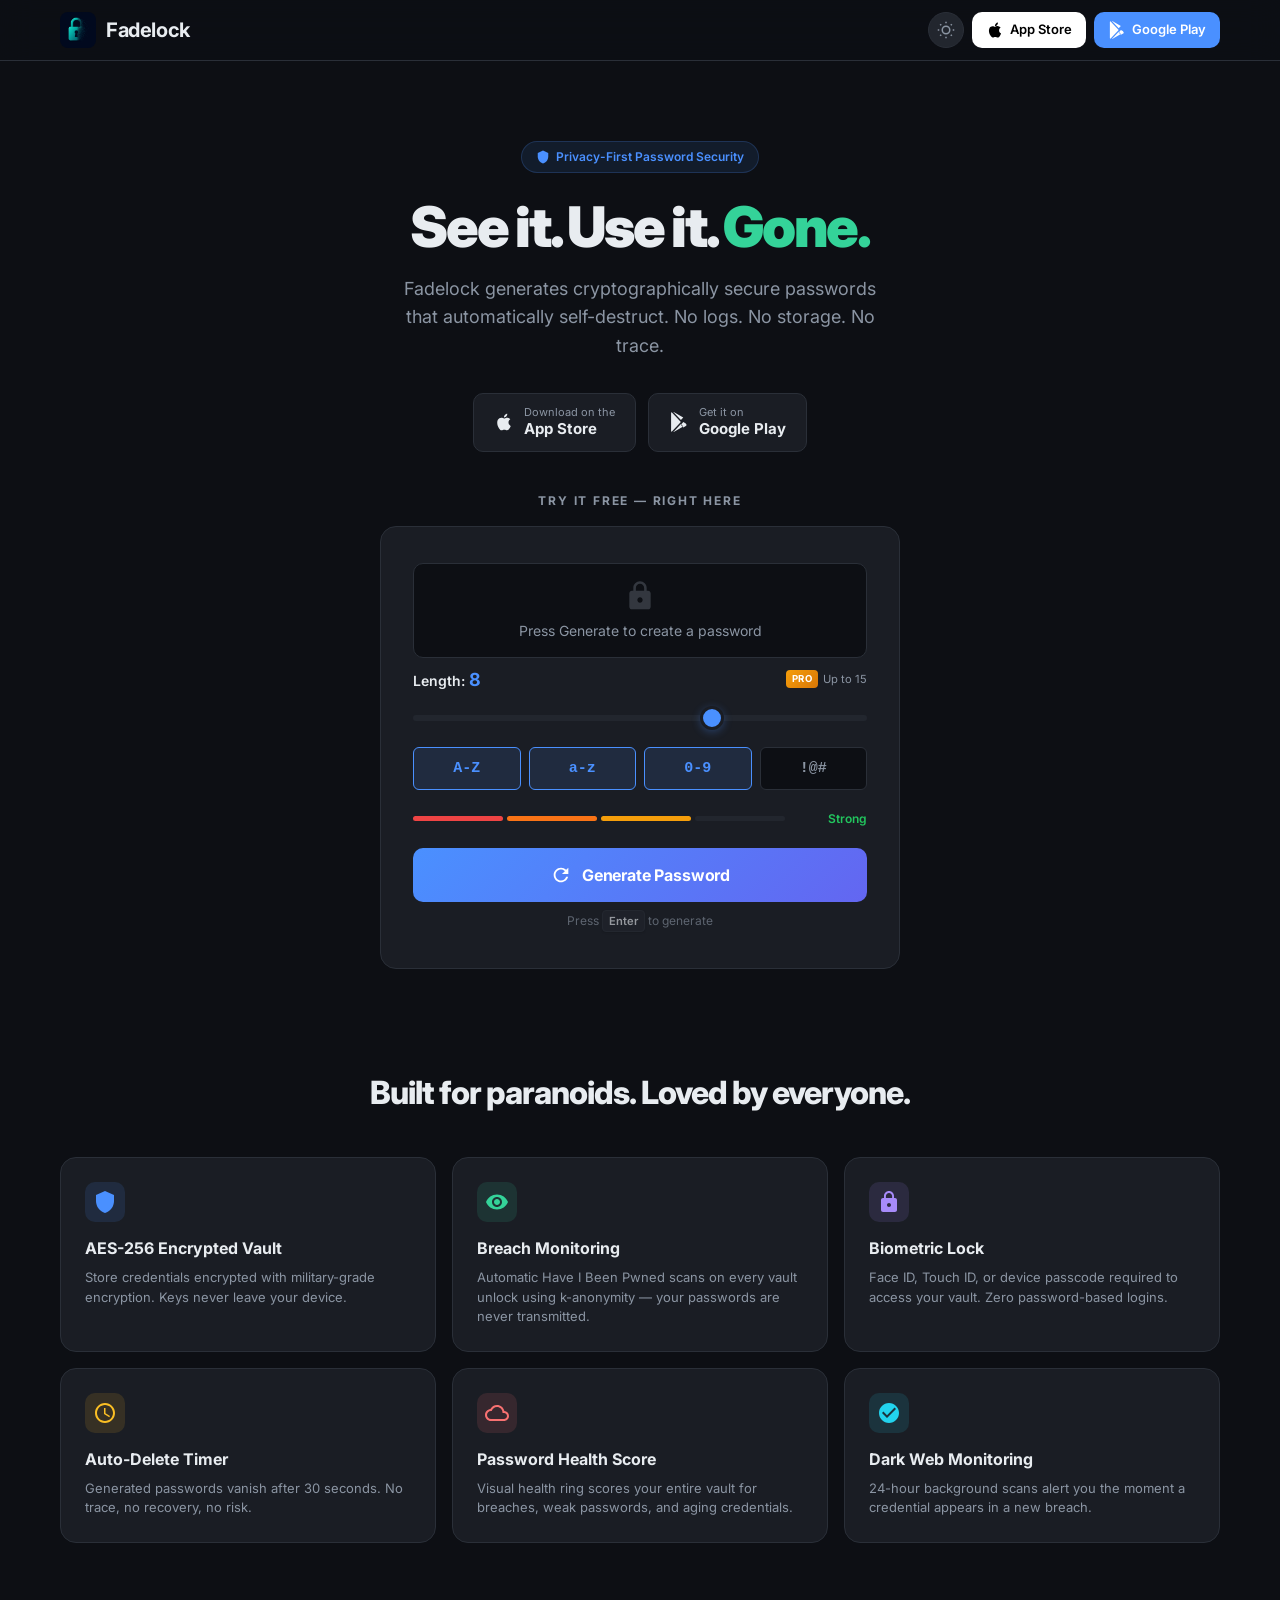
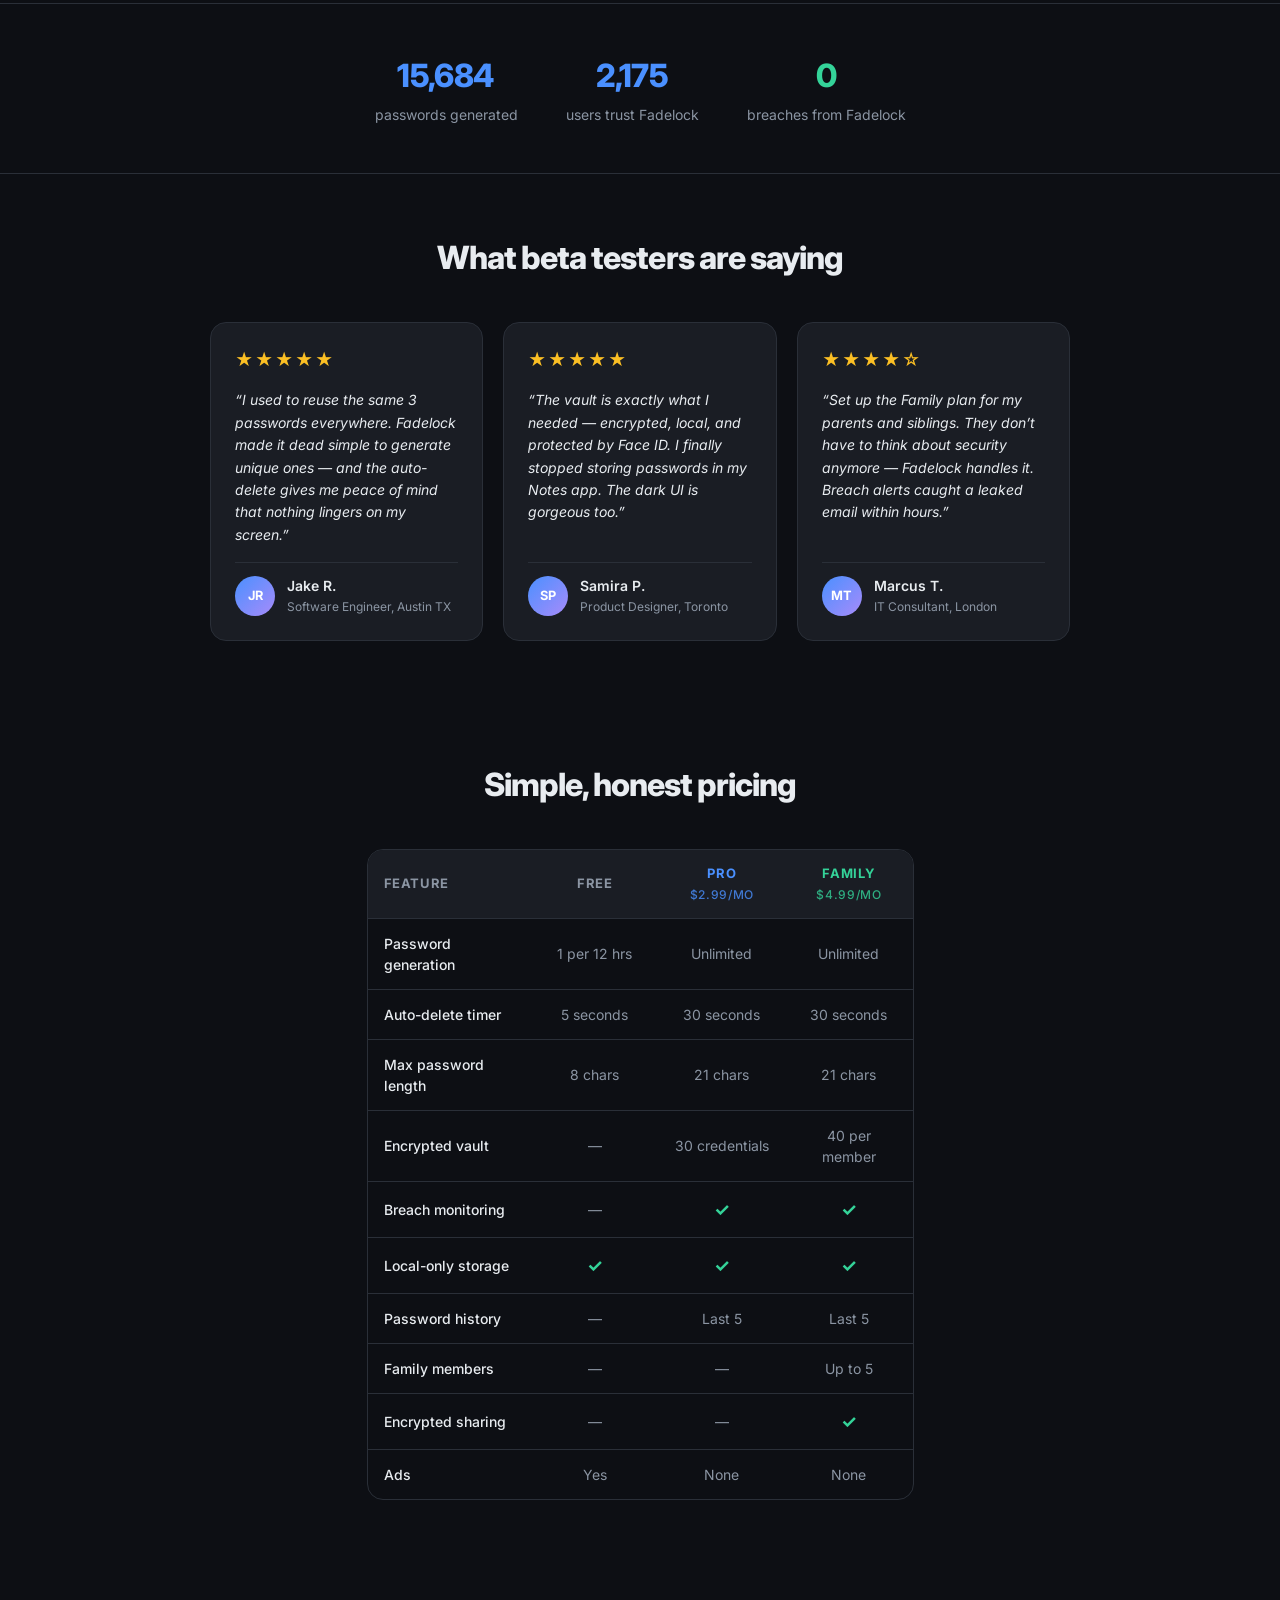
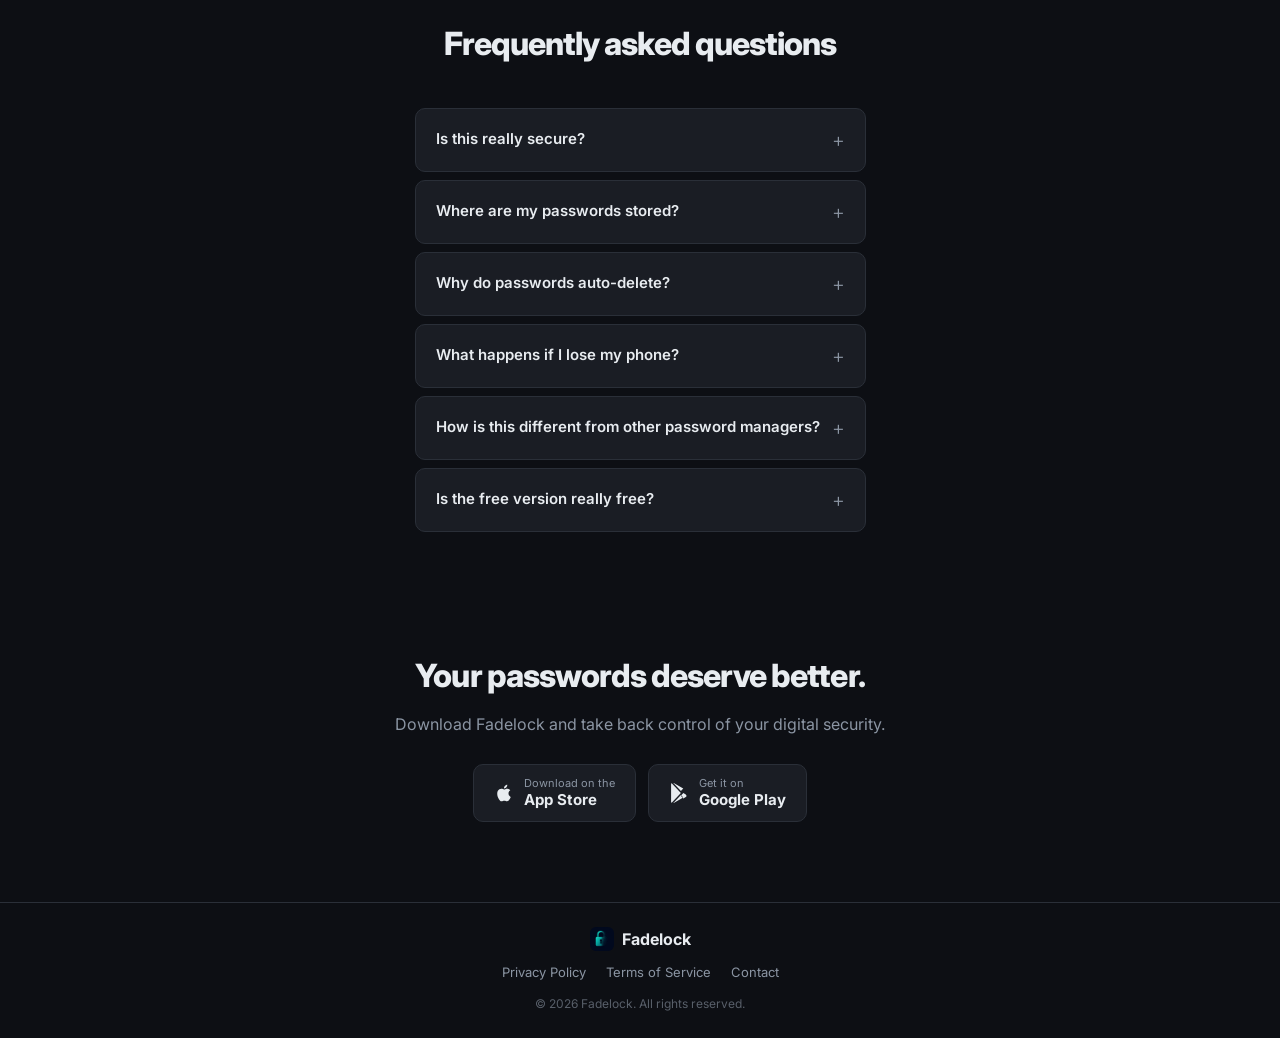
<file: index.html>
<!DOCTYPE html>
<html lang="en">
<head>
  <meta charset="UTF-8">
  <meta name="viewport" content="width=device-width, initial-scale=1.0">
  <title>Fadelock — Secure Password Generator</title>
  <meta name="description" content="Generate cryptographically secure passwords that self-destruct. Free web password generator by Fadelock — zero-knowledge, no tracking, no accounts required.">
  <meta name="keywords" content="password generator, secure password, random password, cryptographic, zero-knowledge, privacy, fadelock, encrypted vault">
  <meta name="author" content="Fadelock">
  <meta name="theme-color" content="#0D0F14">

  <!-- Favicons -->
  <link rel="icon" type="image/x-icon" href="favicon.ico">
  <link rel="icon" type="image/png" sizes="32x32" href="favicon-32x32.png">
  <link rel="icon" type="image/png" sizes="16x16" href="favicon-16x16.png">
  <link rel="apple-touch-icon" sizes="180x180" href="apple-touch-icon.png">

  <!-- Open Graph -->
  <meta property="og:type" content="website">
  <meta property="og:url" content="https://fadelock.app/">
  <meta property="og:title" content="Fadelock — Secure Password Generator">
  <meta property="og:description" content="Generate cryptographically secure passwords that self-destruct. Zero-knowledge, no tracking, no accounts. Download the app for unlimited generations and an encrypted vault.">
  <meta property="og:image" content="https://fadelock.app/og-image.png">
  <meta property="og:image:width" content="1200">
  <meta property="og:image:height" content="630">
  <meta property="og:site_name" content="Fadelock">

  <!-- Twitter Card -->
  <meta name="twitter:card" content="summary_large_image">
  <meta name="twitter:title" content="Fadelock — Secure Password Generator">
  <meta name="twitter:description" content="Generate cryptographically secure passwords that self-destruct. Zero-knowledge, no tracking, no accounts.">
  <meta name="twitter:image" content="https://fadelock.app/og-image.png">

  <!-- Canonical -->
  <link rel="canonical" href="https://fadelock.app/">

  <!-- JSON-LD Structured Data -->
  <script type="application/ld+json">
  {
    "@context": "https://schema.org",
    "@type": "WebApplication",
    "name": "Fadelock Password Generator",
    "url": "https://fadelock.app",
    "description": "Generate cryptographically secure passwords that self-destruct. Zero-knowledge, no tracking, no accounts required.",
    "applicationCategory": "SecurityApplication",
    "operatingSystem": "Web",
    "offers": {
      "@type": "Offer",
      "price": "0",
      "priceCurrency": "USD"
    },
    "author": {
      "@type": "Organization",
      "name": "Fadelock",
      "url": "https://fadelock.app",
      "email": "fadelockapp@gmail.com"
    },
    "softwareApplication": [
      {
        "@type": "MobileApplication",
        "name": "Fadelock",
        "operatingSystem": "iOS",
        "applicationCategory": "SecurityApplication",
        "downloadUrl": "https://apps.apple.com/app/fadelock"
      },
      {
        "@type": "MobileApplication",
        "name": "Fadelock",
        "operatingSystem": "Android",
        "applicationCategory": "SecurityApplication",
        "downloadUrl": "https://play.google.com/store/apps/details?id=com.Security340.fadelock"
      }
    ]
  }
  </script>

  <!-- =============================================
       Google Analytics 4
       REPLACE "GA_MEASUREMENT_ID" with your actual ID (e.g., G-XXXXXXXXXX)
       Find it at: https://analytics.google.com > Admin > Data Streams > Measurement ID
       ============================================= -->
  <script async src="https://www.googletagmanager.com/gtag/js?id=GA_MEASUREMENT_ID"></script>
  <script>
    window.dataLayer = window.dataLayer || [];
    function gtag(){dataLayer.push(arguments);}
    gtag('js', new Date());
    gtag('config', 'GA_MEASUREMENT_ID');
  </script>

  <!-- =============================================
       Google AdSense
       REPLACE "ca-pub-XXXXXXXXXXXXXXXX" with your publisher ID
       Find it at: https://adsense.google.com > Account > Publisher ID
       ============================================= -->
  <script async src="https://pagead2.googlesyndication.com/pagead/js/adsbygoogle.js?client=ca-pub-XXXXXXXXXXXXXXXX" crossorigin="anonymous"></script>

  <!-- Fonts & Styles -->
  <link rel="preconnect" href="https://fonts.googleapis.com">
  <link rel="preconnect" href="https://fonts.gstatic.com" crossorigin>
  <link href="https://fonts.googleapis.com/css2?family=Inter:wght@400;500;600;700;800;900&display=swap" rel="stylesheet">
  <link rel="stylesheet" href="styles.css">
</head>
<body>
  <!-- Header with store links -->
  <header class="header">
    <div class="header-inner">
      <div class="header-brand">
        <img src="icon.png" alt="Fadelock" class="header-logo">
        <span class="header-title">Fadelock</span>
      </div>
      <div class="header-links">
        <button id="themeToggle" class="theme-toggle" title="Toggle light/dark mode" aria-label="Toggle theme">
          <svg class="theme-icon-sun" viewBox="0 0 24 24" width="18" height="18" fill="none" stroke="currentColor" stroke-width="2"><circle cx="12" cy="12" r="5"/><line x1="12" y1="1" x2="12" y2="3"/><line x1="12" y1="21" x2="12" y2="23"/><line x1="4.22" y1="4.22" x2="5.64" y2="5.64"/><line x1="18.36" y1="18.36" x2="19.78" y2="19.78"/><line x1="1" y1="12" x2="3" y2="12"/><line x1="21" y1="12" x2="23" y2="12"/><line x1="4.22" y1="19.78" x2="5.64" y2="18.36"/><line x1="18.36" y1="5.64" x2="19.78" y2="4.22"/></svg>
          <svg class="theme-icon-moon" viewBox="0 0 24 24" width="18" height="18" fill="none" stroke="currentColor" stroke-width="2"><path d="M21 12.79A9 9 0 1 1 11.21 3 7 7 0 0 0 21 12.79z"/></svg>
        </button>
        <a href="https://apps.apple.com/app/fadelock" target="_blank" rel="noopener" class="store-btn apple-btn" title="Download on the App Store">
          <svg viewBox="0 0 24 24" width="18" height="18" fill="currentColor"><path d="M18.71 19.5c-.83 1.24-1.71 2.45-3.05 2.47-1.34.03-1.77-.79-3.29-.79-1.53 0-2 .77-3.27.82-1.31.05-2.3-1.32-3.14-2.53C4.25 17 2.94 12.45 4.7 9.39c.87-1.52 2.43-2.48 4.12-2.51 1.28-.02 2.5.87 3.29.87.78 0 2.26-1.07 3.8-.91.65.03 2.47.26 3.64 1.98-.09.06-2.17 1.28-2.15 3.81.03 3.02 2.65 4.03 2.68 4.04-.03.07-.42 1.44-1.38 2.83M13 3.5c.73-.83 1.94-1.46 2.94-1.5.13 1.17-.34 2.35-1.04 3.19-.69.85-1.83 1.51-2.95 1.42-.15-1.15.41-2.35 1.05-3.11z"/></svg>
          <span>App Store</span>
        </a>
        <a href="https://play.google.com/store/apps/details?id=com.Security340.fadelock" target="_blank" rel="noopener" class="store-btn google-btn" title="Get it on Google Play">
          <svg viewBox="0 0 24 24" width="18" height="18" fill="currentColor"><path d="M3.18 23.75c-.36-.17-.68-.52-.68-1.06V1.31c0-.54.32-.89.68-1.06l11.06 11.75L3.18 23.75zm1.4.87l12.52-7.24-2.76-2.93L4.58 24.62zm15.6-10.38c.6.34.82.82.82 1.26s-.22.92-.82 1.26l-2.96 1.71-3.03-3.22 3.03-3.22 2.96 1.71v.5zM4.58-.62l9.76 10.17 2.76-2.93L4.58-.62z"/></svg>
          <span>Google Play</span>
        </a>
      </div>
    </div>
  </header>

  <!-- Top ad banner -->
  <div class="ad-slot ad-slot-top">
    <ins class="adsbygoogle"
         style="display:block"
         data-ad-client="ca-pub-XXXXXXXXXXXXXXXX"
         data-ad-slot="TOP_AD_SLOT_ID"
         data-ad-format="auto"
         data-full-width-responsive="true"></ins>
    <script>(adsbygoogle = window.adsbygoogle || []).push({});</script>
  </div>

  <!-- Hero Section -->
  <section class="hero">
    <div class="hero-inner">
      <div class="hero-badge">
        <svg viewBox="0 0 24 24" width="14" height="14" fill="currentColor"><path d="M12 1L3 5v6c0 5.55 3.84 10.74 9 12 5.16-1.26 9-6.45 9-12V5l-9-4z"/></svg>
        <span>Privacy-First Password Security</span>
      </div>
      <h1 class="hero-title">See it. Use it. <span class="hero-accent">Gone.</span></h1>
      <p class="hero-subtitle">Fadelock generates cryptographically secure passwords that automatically self-destruct. No logs. No storage. No trace.</p>
      <div class="hero-store-buttons">
        <a href="https://apps.apple.com/app/fadelock" target="_blank" rel="noopener" class="hero-store-btn">
          <svg viewBox="0 0 24 24" width="20" height="20" fill="currentColor"><path d="M18.71 19.5c-.83 1.24-1.71 2.45-3.05 2.47-1.34.03-1.77-.79-3.29-.79-1.53 0-2 .77-3.27.82-1.31.05-2.3-1.32-3.14-2.53C4.25 17 2.94 12.45 4.7 9.39c.87-1.52 2.43-2.48 4.12-2.51 1.28-.02 2.5.87 3.29.87.78 0 2.26-1.07 3.8-.91.65.03 2.47.26 3.64 1.98-.09.06-2.17 1.28-2.15 3.81.03 3.02 2.65 4.03 2.68 4.04-.03.07-.42 1.44-1.38 2.83M13 3.5c.73-.83 1.94-1.46 2.94-1.5.13 1.17-.34 2.35-1.04 3.19-.69.85-1.83 1.51-2.95 1.42-.15-1.15.41-2.35 1.05-3.11z"/></svg>
          <div class="hero-store-text">
            <span class="hero-store-small">Download on the</span>
            <span class="hero-store-name">App Store</span>
          </div>
        </a>
        <a href="https://play.google.com/store/apps/details?id=com.Security340.fadelock" target="_blank" rel="noopener" class="hero-store-btn">
          <svg viewBox="0 0 24 24" width="20" height="20" fill="currentColor"><path d="M3.18 23.75c-.36-.17-.68-.52-.68-1.06V1.31c0-.54.32-.89.68-1.06l11.06 11.75L3.18 23.75zm1.4.87l12.52-7.24-2.76-2.93L4.58 24.62zm15.6-10.38c.6.34.82.82.82 1.26s-.22.92-.82 1.26l-2.96 1.71-3.03-3.22 3.03-3.22 2.96 1.71v.5zM4.58-.62l9.76 10.17 2.76-2.93L4.58-.62z"/></svg>
          <div class="hero-store-text">
            <span class="hero-store-small">Get it on</span>
            <span class="hero-store-name">Google Play</span>
          </div>
        </a>
      </div>
    </div>
  </section>

  <!-- Main content -->
  <main class="main">
    <div class="content-wrapper">
      <!-- Left sidebar ad (desktop only) -->
      <aside class="ad-slot ad-slot-sidebar ad-slot-left">
        <ins class="adsbygoogle"
             style="display:block"
             data-ad-client="ca-pub-XXXXXXXXXXXXXXXX"
             data-ad-slot="LEFT_SIDEBAR_AD_SLOT_ID"
             data-ad-format="vertical"
             data-full-width-responsive="false"></ins>
        <script>(adsbygoogle = window.adsbygoogle || []).push({});</script>
      </aside>

      <!-- Generator card -->
      <section class="generator-section">
        <div class="section-label">TRY IT FREE &mdash; RIGHT HERE</div>
        <div class="generator-card">
          <!-- Password display -->
          <div class="password-display" id="passwordDisplay">
            <div class="password-empty" id="passwordEmpty">
              <svg viewBox="0 0 24 24" width="32" height="32" fill="currentColor" class="lock-icon"><path d="M18 8h-1V6c0-2.76-2.24-5-5-5S7 3.24 7 6v2H6c-1.1 0-2 .9-2 2v10c0 1.1.9 2 2 2h12c1.1 0 2-.9 2-2V10c0-1.1-.9-2-2-2zM12 17c-1.1 0-2-.9-2-2s.9-2 2-2 2 .9 2 2-.9 2-2 2zm3.1-9H8.9V6c0-1.71 1.39-3.1 3.1-3.1s3.1 1.39 3.1 3.1v2z"/></svg>
              <span>Press Generate to create a password</span>
            </div>
            <div class="password-value-wrapper" id="passwordWrapper" style="display:none;">
              <span class="password-value" id="passwordValue"></span>
              <button class="copy-btn" id="copyBtn" title="Copy to clipboard">
                <svg class="copy-icon-copy" viewBox="0 0 24 24" width="20" height="20" fill="currentColor"><path d="M16 1H4c-1.1 0-2 .9-2 2v14h2V3h12V1zm3 4H8c-1.1 0-2 .9-2 2v14c0 1.1.9 2 2 2h11c1.1 0 2-.9 2-2V7c0-1.1-.9-2-2-2zm0 16H8V7h11v14z"/></svg>
                <svg class="copy-icon-check" viewBox="0 0 24 24" width="20" height="20" fill="currentColor"><path d="M9 16.17L4.83 12l-1.42 1.41L9 19 21 7l-1.41-1.41L9 16.17z"/></svg>
              </button>
            </div>
            <div class="copy-toast" id="copyToast">Copied! Auto-clears in 15s</div>
          </div>

          <!-- Timer bar -->
          <div class="timer-bar-container" id="timerBarContainer" style="display:none;">
            <div class="timer-bar" id="timerBar"></div>
            <span class="timer-text" id="timerText">5s</span>
          </div>


          <!-- Length slider -->
          <div class="control-group">
            <div class="control-label-row">
              <label class="control-label">Length: <span class="length-value" id="lengthValue">8</span></label>
              <a href="#download" class="pro-badge-link">
                <span class="pro-badge">PRO</span>
                <span class="pro-badge-text">Up to 15</span>
              </a>
            </div>
            <input type="range" id="lengthSlider" min="4" max="10" value="8" class="length-slider">
          </div>

          <!-- Character toggles -->
          <div class="control-group">
            <div class="toggle-grid">
              <button class="toggle-chip active" id="toggleUpper" data-option="uppercase">A-Z</button>
              <button class="toggle-chip active" id="toggleLower" data-option="lowercase">a-z</button>
              <button class="toggle-chip active" id="toggleNumbers" data-option="numbers">0-9</button>
              <button class="toggle-chip" id="toggleSymbols" data-option="symbols">!@#</button>
            </div>
          </div>

          <!-- Strength indicator -->
          <div class="strength-row" id="strengthRow">
            <div class="strength-inline">
              <div class="strength-segments">
                <div class="strength-segment" id="seg1"></div>
                <div class="strength-segment" id="seg2"></div>
                <div class="strength-segment" id="seg3"></div>
                <div class="strength-segment" id="seg4"></div>
              </div>
              <span class="strength-label" id="strengthLabel" title="">&mdash;</span>
            </div>
          </div>

          <!-- Generate button / Cooldown -->
          <div class="generate-area">
            <button class="generate-btn" id="generateBtn">
              <svg viewBox="0 0 24 24" width="22" height="22" fill="currentColor"><path d="M17.65 6.35A7.958 7.958 0 0012 4c-4.42 0-7.99 3.58-7.99 8s3.57 8 7.99 8c3.73 0 6.84-2.55 7.73-6h-2.08A5.99 5.99 0 0112 18c-3.31 0-6-2.69-6-6s2.69-6 6-6c1.66 0 3.14.69 4.22 1.78L13 11h7V4l-2.35 2.35z"/></svg>
              <span>Generate Password</span>
            </button>
            <p class="keyboard-hint">Press <kbd>Enter</kbd> to generate</p>
            <div class="cooldown-display" id="cooldownDisplay" style="display:none;">
              <div class="cooldown-icon">
                <svg viewBox="0 0 24 24" width="24" height="24" fill="currentColor"><path d="M11.99 2C6.47 2 2 6.48 2 12s4.47 10 9.99 10C17.52 22 22 17.52 22 12S17.52 2 11.99 2zM12 20c-4.42 0-8-3.58-8-8s3.58-8 8-8 8 3.58 8 8-3.58 8-8 8zm.5-13H11v6l5.25 3.15.75-1.23-4.5-2.67z"/></svg>
              </div>
              <div class="cooldown-info">
                <span class="cooldown-label">Next generation available in</span>
                <span class="cooldown-timer" id="cooldownTimer">00:00:00</span>
              </div>
            </div>
          </div>
        </div>

        <!-- Middle ad (mobile only) -->
        <div class="ad-slot ad-slot-middle">
          <ins class="adsbygoogle"
               style="display:block"
               data-ad-client="ca-pub-XXXXXXXXXXXXXXXX"
               data-ad-slot="MIDDLE_AD_SLOT_ID"
               data-ad-format="auto"
               data-full-width-responsive="true"></ins>
          <script>(adsbygoogle = window.adsbygoogle || []).push({});</script>
        </div>
      </section>

      <!-- Right sidebar ad (desktop only) -->
      <aside class="ad-slot ad-slot-sidebar ad-slot-right">
        <ins class="adsbygoogle"
             style="display:block"
             data-ad-client="ca-pub-XXXXXXXXXXXXXXXX"
             data-ad-slot="RIGHT_SIDEBAR_AD_SLOT_ID"
             data-ad-format="vertical"
             data-full-width-responsive="false"></ins>
        <script>(adsbygoogle = window.adsbygoogle || []).push({});</script>
      </aside>
    </div>
  </main>

  <!-- Features Section -->
  <section class="features-section">
    <h2 class="section-title">Built for paranoids. Loved by everyone.</h2>
    <div class="features-grid">
      <div class="feature-card">
        <div class="feature-icon feature-icon-blue">
          <svg viewBox="0 0 24 24" width="24" height="24" fill="currentColor"><path d="M12 1L3 5v6c0 5.55 3.84 10.74 9 12 5.16-1.26 9-6.45 9-12V5l-9-4z"/></svg>
        </div>
        <h3>AES-256 Encrypted Vault</h3>
        <p>Store credentials encrypted with military-grade encryption. Keys never leave your device.</p>
      </div>
      <div class="feature-card">
        <div class="feature-icon feature-icon-green">
          <svg viewBox="0 0 24 24" width="24" height="24" fill="currentColor"><path d="M12 4.5C7 4.5 2.73 7.61 1 12c1.73 4.39 6 7.5 11 7.5s9.27-3.11 11-7.5c-1.73-4.39-6-7.5-11-7.5zM12 17c-2.76 0-5-2.24-5-5s2.24-5 5-5 5 2.24 5 5-2.24 5-5 5zm0-8c-1.66 0-3 1.34-3 3s1.34 3 3 3 3-1.34 3-3-1.34-3-3-3z"/></svg>
        </div>
        <h3>Breach Monitoring</h3>
        <p>Automatic Have I Been Pwned scans on every vault unlock using k-anonymity — your passwords are never transmitted.</p>
      </div>
      <div class="feature-card">
        <div class="feature-icon feature-icon-purple">
          <svg viewBox="0 0 24 24" width="24" height="24" fill="currentColor"><path d="M18 8h-1V6c0-2.76-2.24-5-5-5S7 3.24 7 6v2H6c-1.1 0-2 .9-2 2v10c0 1.1.9 2 2 2h12c1.1 0 2-.9 2-2V10c0-1.1-.9-2-2-2zM12 17c-1.1 0-2-.9-2-2s.9-2 2-2 2 .9 2 2-.9 2-2 2zm3.1-9H8.9V6c0-1.71 1.39-3.1 3.1-3.1s3.1 1.39 3.1 3.1v2z"/></svg>
        </div>
        <h3>Biometric Lock</h3>
        <p>Face ID, Touch ID, or device passcode required to access your vault. Zero password-based logins.</p>
      </div>
      <div class="feature-card">
        <div class="feature-icon feature-icon-yellow">
          <svg viewBox="0 0 24 24" width="24" height="24" fill="currentColor"><path d="M11.99 2C6.47 2 2 6.48 2 12s4.47 10 9.99 10C17.52 22 22 17.52 22 12S17.52 2 11.99 2zM12 20c-4.42 0-8-3.58-8-8s3.58-8 8-8 8 3.58 8 8-3.58 8-8 8zm.5-13H11v6l5.25 3.15.75-1.23-4.5-2.67z"/></svg>
        </div>
        <h3>Auto-Delete Timer</h3>
        <p>Generated passwords vanish after 30 seconds. No trace, no recovery, no risk.</p>
      </div>
      <div class="feature-card">
        <div class="feature-icon feature-icon-red">
          <svg viewBox="0 0 24 24" width="24" height="24" fill="currentColor"><path d="M19.35 10.04C18.67 6.59 15.64 4 12 4 9.11 4 6.6 5.64 5.35 8.04 2.34 8.36 0 10.91 0 14c0 3.31 2.69 6 6 6h13c2.76 0 5-2.24 5-5 0-2.64-2.05-4.78-4.65-4.96zM19 18H6c-2.21 0-4-1.79-4-4s1.79-4 4-4h.71C7.37 7.69 9.48 6 12 6c3.04 0 5.5 2.46 5.5 5.5v.5H19c1.66 0 3 1.34 3 3s-1.34 3-3 3z"/></svg>
        </div>
        <h3>Password Health Score</h3>
        <p>Visual health ring scores your entire vault for breaches, weak passwords, and aging credentials.</p>
      </div>
      <div class="feature-card">
        <div class="feature-icon feature-icon-cyan">
          <svg viewBox="0 0 24 24" width="24" height="24" fill="currentColor"><path d="M12 2C6.48 2 2 6.48 2 12s4.48 10 10 10 10-4.48 10-10S17.52 2 12 2zm-2 15l-5-5 1.41-1.41L10 14.17l7.59-7.59L19 8l-9 9z"/></svg>
        </div>
        <h3>Dark Web Monitoring</h3>
        <p>24-hour background scans alert you the moment a credential appears in a new breach.</p>
      </div>
    </div>
  </section>

  <!-- Social Proof Counter -->
  <section class="social-proof">
    <div class="social-proof-inner">
      <div class="proof-stat">
        <span class="proof-number" id="passwordCount">0</span>
        <span class="proof-label">passwords generated</span>
      </div>
      <div class="proof-stat">
        <span class="proof-number" id="userCount">0</span>
        <span class="proof-label">users trust Fadelock</span>
      </div>
      <div class="proof-stat">
        <span class="proof-number">0</span>
        <span class="proof-label">breaches from Fadelock</span>
      </div>
    </div>
  </section>

  <!-- Testimonials Section -->
  <section class="testimonials-section">
    <h2 class="section-title">What beta testers are saying</h2>
    <div class="testimonials-grid">
      <div class="testimonial-card">
        <div class="testimonial-stars">&#9733;&#9733;&#9733;&#9733;&#9733;</div>
        <blockquote class="testimonial-quote">&ldquo;I used to reuse the same 3 passwords everywhere. Fadelock made it dead simple to generate unique ones &mdash; and the auto-delete gives me peace of mind that nothing lingers on my screen.&rdquo;</blockquote>
        <div class="testimonial-author">
          <div class="testimonial-avatar">JR</div>
          <div class="testimonial-info">
            <span class="testimonial-name">Jake R.</span>
            <span class="testimonial-role">Software Engineer, Austin TX</span>
          </div>
        </div>
      </div>
      <div class="testimonial-card">
        <div class="testimonial-stars">&#9733;&#9733;&#9733;&#9733;&#9733;</div>
        <blockquote class="testimonial-quote">&ldquo;The vault is exactly what I needed &mdash; encrypted, local, and protected by Face ID. I finally stopped storing passwords in my Notes app. The dark UI is gorgeous too.&rdquo;</blockquote>
        <div class="testimonial-author">
          <div class="testimonial-avatar">SP</div>
          <div class="testimonial-info">
            <span class="testimonial-name">Samira P.</span>
            <span class="testimonial-role">Product Designer, Toronto</span>
          </div>
        </div>
      </div>
      <div class="testimonial-card">
        <div class="testimonial-stars">&#9733;&#9733;&#9733;&#9733;&#9734;</div>
        <blockquote class="testimonial-quote">&ldquo;Set up the Family plan for my parents and siblings. They don&rsquo;t have to think about security anymore &mdash; Fadelock handles it. Breach alerts caught a leaked email within hours.&rdquo;</blockquote>
        <div class="testimonial-author">
          <div class="testimonial-avatar">MT</div>
          <div class="testimonial-info">
            <span class="testimonial-name">Marcus T.</span>
            <span class="testimonial-role">IT Consultant, London</span>
          </div>
        </div>
      </div>
    </div>
  </section>

  <!-- Pricing Section -->
  <section class="pricing-section">
    <h2 class="section-title">Simple, honest pricing</h2>
    <div class="pricing-table-wrapper">
      <table class="pricing-table">
        <thead>
          <tr>
            <th class="pricing-feature-col">Feature</th>
            <th class="pricing-plan-col">Free</th>
            <th class="pricing-plan-col pricing-highlight">Pro <span class="pricing-price">$2.99/mo</span></th>
            <th class="pricing-plan-col pricing-highlight-family">Family <span class="pricing-price">$4.99/mo</span></th>
          </tr>
        </thead>
        <tbody>
          <tr>
            <td>Password generation</td>
            <td>1 per 12 hrs</td>
            <td>Unlimited</td>
            <td>Unlimited</td>
          </tr>
          <tr>
            <td>Auto-delete timer</td>
            <td>5 seconds</td>
            <td>30 seconds</td>
            <td>30 seconds</td>
          </tr>
          <tr>
            <td>Max password length</td>
            <td>8 chars</td>
            <td>21 chars</td>
            <td>21 chars</td>
          </tr>
          <tr>
            <td>Encrypted vault</td>
            <td>&mdash;</td>
            <td>30 credentials</td>
            <td>40 per member</td>
          </tr>
          <tr>
            <td>Breach monitoring</td>
            <td>&mdash;</td>
            <td><span class="check-mark">&#10003;</span></td>
            <td><span class="check-mark">&#10003;</span></td>
          </tr>
          <tr>
           <td>Local-only storage</td>
<td><span class="check-mark">&#10003;</span></td>
<td><span class="check-mark">&#10003;</span></td>
<td><span class="check-mark">&#10003;</span></td>
          </tr>
          <tr>
            <td>Password history</td>
            <td>&mdash;</td>
            <td>Last 5</td>
            <td>Last 5</td>
          </tr>
          <tr>
            <td>Family members</td>
            <td>&mdash;</td>
            <td>&mdash;</td>
            <td>Up to 5</td>
          </tr>
          <tr>
            <td>Encrypted sharing</td>
            <td>&mdash;</td>
            <td>&mdash;</td>
            <td><span class="check-mark">&#10003;</span></td>
          </tr>
          <tr>
            <td>Ads</td>
            <td>Yes</td>
            <td>None</td>
            <td>None</td>
          </tr>
        </tbody>
      </table>
    </div>
  </section>

  <!-- FAQ Section -->
  <section class="faq-section">
    <h2 class="section-title">Frequently asked questions</h2>
    <div class="faq-list">
      <details class="faq-item">
        <summary class="faq-question">Is this really secure?</summary>
        <p class="faq-answer">Yes. Fadelock uses the Web Crypto API (browser) and platform-native cryptographic libraries (mobile) to generate truly random passwords. We never transmit, store, or log any generated password. Everything happens locally on your device.</p>
      </details>
      <details class="faq-item">
        <summary class="faq-question">Where are my passwords stored?</summary>
        <p class="faq-answer">Vault passwords are encrypted with AES-256 and stored exclusively on your device. The encryption key is derived from your biometric authentication and never leaves your phone. We have zero access to your credentials.</p>
      </details>
      <details class="faq-item">
        <summary class="faq-question">Why do passwords auto-delete?</summary>
        <p class="faq-answer">Auto-delete ensures that generated passwords don't linger in memory or on screen where they could be seen by others. Free users get 5 seconds to copy; Pro users get 30 seconds. After that, the password is permanently erased.</p>
      </details>
      <details class="faq-item">
        <summary class="faq-question">What happens if I lose my phone?</summary>
        <p class="faq-answer">Your vault is protected by biometric authentication (Face ID / fingerprint). Without your biometrics, the encrypted data is unreadable. Your vault never leaves your device — to move it, you create an encrypted backup file that you control and restore it yourself.</p>
      </details>
      <details class="faq-item">
        <summary class="faq-question">How is this different from other password managers?</summary>
        <p class="faq-answer">Fadelock is privacy-first by design. Unlike cloud-based managers, your master password and encryption keys never touch our servers. We use k-anonymity for breach checks so your passwords are never transmitted, even in hashed form.</p>
      </details>
      <details class="faq-item">
        <summary class="faq-question">Is the free version really free?</summary>
        <p class="faq-answer">Yes. The free tier gives you 1 password generation every 12 hours with up to 10 characters. There are no hidden fees. Pro ($2.99/mo) unlocks unlimited generations, 15-character passwords, the encrypted vault, breach monitoring, and removes all ads.</p>
      </details>
    </div>
  </section>

  <!-- Final CTA -->
  <section class="final-cta" id="download">
    <h2 class="cta-title">Your passwords deserve better.</h2>
    <p class="cta-subtitle">Download Fadelock and take back control of your digital security.</p>
    <div class="cta-buttons-final">
      <a href="https://apps.apple.com/app/fadelock" target="_blank" rel="noopener" class="hero-store-btn">
        <svg viewBox="0 0 24 24" width="20" height="20" fill="currentColor"><path d="M18.71 19.5c-.83 1.24-1.71 2.45-3.05 2.47-1.34.03-1.77-.79-3.29-.79-1.53 0-2 .77-3.27.82-1.31.05-2.3-1.32-3.14-2.53C4.25 17 2.94 12.45 4.7 9.39c.87-1.52 2.43-2.48 4.12-2.51 1.28-.02 2.5.87 3.29.87.78 0 2.26-1.07 3.8-.91.65.03 2.47.26 3.64 1.98-.09.06-2.17 1.28-2.15 3.81.03 3.02 2.65 4.03 2.68 4.04-.03.07-.42 1.44-1.38 2.83M13 3.5c.73-.83 1.94-1.46 2.94-1.5.13 1.17-.34 2.35-1.04 3.19-.69.85-1.83 1.51-2.95 1.42-.15-1.15.41-2.35 1.05-3.11z"/></svg>
        <div class="hero-store-text">
          <span class="hero-store-small">Download on the</span>
          <span class="hero-store-name">App Store</span>
        </div>
      </a>
      <a href="https://play.google.com/store/apps/details?id=com.Security340.fadelock" target="_blank" rel="noopener" class="hero-store-btn">
        <svg viewBox="0 0 24 24" width="20" height="20" fill="currentColor"><path d="M3.18 23.75c-.36-.17-.68-.52-.68-1.06V1.31c0-.54.32-.89.68-1.06l11.06 11.75L3.18 23.75zm1.4.87l12.52-7.24-2.76-2.93L4.58 24.62zm15.6-10.38c.6.34.82.82.82 1.26s-.22.92-.82 1.26l-2.96 1.71-3.03-3.22 3.03-3.22 2.96 1.71v.5zM4.58-.62l9.76 10.17 2.76-2.93L4.58-.62z"/></svg>
        <div class="hero-store-text">
          <span class="hero-store-small">Get it on</span>
          <span class="hero-store-name">Google Play</span>
        </div>
      </a>
    </div>
  </section>

  <!-- Bottom ad banner -->
  <div class="ad-slot ad-slot-bottom">
    <ins class="adsbygoogle"
         style="display:block"
         data-ad-client="ca-pub-XXXXXXXXXXXXXXXX"
         data-ad-slot="BOTTOM_AD_SLOT_ID"
         data-ad-format="auto"
         data-full-width-responsive="true"></ins>
    <script>(adsbygoogle = window.adsbygoogle || []).push({});</script>
  </div>

  <!-- Footer -->
  <footer class="footer">
    <div class="footer-inner">
      <div class="footer-brand">
        <img src="icon.png" alt="Fadelock" class="footer-logo">
        <span>Fadelock</span>
      </div>
      <div class="footer-links">
        <a href="privacy.html">Privacy Policy</a>
        <a href="terms.html">Terms of Service</a>
        <a href="mailto:fadelockapp@gmail.com">Contact</a>
      </div>
      <p class="footer-copy">&copy; 2026 Fadelock. All rights reserved.</p>
    </div>
  </footer>

  <!-- Analytics event tracking -->
  <script>
    document.addEventListener('DOMContentLoaded', function() {
      var genBtn = document.getElementById('generateBtn');
      if (genBtn) {
        genBtn.addEventListener('click', function() {
          if (typeof gtag === 'function') {
            gtag('event', 'generate_password', { event_category: 'engagement', event_label: 'web_generator' });
          }
        });
      }
      var copyBtn = document.getElementById('copyBtn');
      if (copyBtn) {
        copyBtn.addEventListener('click', function() {
          if (typeof gtag === 'function') {
            gtag('event', 'copy_password', { event_category: 'engagement', event_label: 'web_generator' });
          }
        });
      }
      document.querySelectorAll('.store-btn, .hero-store-btn').forEach(function(link) {
        link.addEventListener('click', function() {
          if (typeof gtag === 'function') {
            var store = link.href.includes('apple') ? 'app_store' : 'google_play';
            gtag('event', 'click_store_link', { event_category: 'conversion', event_label: store });
          }
        });
      });
      // Pro badge click tracking
      var proBadge = document.querySelector('.pro-badge-link');
      if (proBadge) {
        proBadge.addEventListener('click', function() {
          if (typeof gtag === 'function') {
            gtag('event', 'click_pro_badge', { event_category: 'conversion', event_label: 'upgrade_interest' });
          }
        });
      }
    });
  </script>

  <!-- Theme Toggle Script -->
  <script>
    (function() {
      var toggle = document.getElementById('themeToggle');
      var html = document.documentElement;
      var storageKey = 'fadelock_theme';

      // Load saved preference (default: dark)
      var saved = localStorage.getItem(storageKey);
      if (saved === 'light') {
        html.setAttribute('data-theme', 'light');
      }

      toggle.addEventListener('click', function() {
        var isLight = html.getAttribute('data-theme') === 'light';
        if (isLight) {
          html.removeAttribute('data-theme');
          localStorage.setItem(storageKey, 'dark');
        } else {
          html.setAttribute('data-theme', 'light');
          localStorage.setItem(storageKey, 'light');
        }
        // GA tracking
        if (typeof gtag === 'function') {
          gtag('event', 'toggle_theme', { event_category: 'engagement', event_label: isLight ? 'dark' : 'light' });
        }
      });
    })();
  </script>

  <!-- Social Proof Counter Script -->
  <script>
    (function() {
      // Simulated counter based on a seed date + localStorage increments
      var LAUNCH_DATE = new Date('2025-06-01').getTime();
      var now = Date.now();
      var daysSinceLaunch = Math.floor((now - LAUNCH_DATE) / (1000 * 60 * 60 * 24));

      // Base counts that grow over time (seeded growth)
      var basePasswords = 8420 + (daysSinceLaunch * 37);
      var baseUsers = 1240 + (daysSinceLaunch * 5);

      // Add local user's generations to the count
      var localGens = parseInt(localStorage.getItem('fadelock_total_gens') || '0', 10);
      var totalPasswords = basePasswords + localGens;

      // Animate counting up
      function animateCount(el, target, duration) {
        var start = 0;
        var startTime = null;
        function step(timestamp) {
          if (!startTime) startTime = timestamp;
          var progress = Math.min((timestamp - startTime) / duration, 1);
          var current = Math.floor(progress * target);
          el.textContent = current.toLocaleString();
          if (progress < 1) {
            requestAnimationFrame(step);
          } else {
            el.textContent = target.toLocaleString();
          }
        }
        requestAnimationFrame(step);
      }

      // Start animation when section is visible
      var observer = new IntersectionObserver(function(entries) {
        entries.forEach(function(entry) {
          if (entry.isIntersecting) {
            var pwEl = document.getElementById('passwordCount');
            var userEl = document.getElementById('userCount');
            if (pwEl) animateCount(pwEl, totalPasswords, 1500);
            if (userEl) animateCount(userEl, baseUsers, 1500);
            observer.disconnect();
          }
        });
      }, { threshold: 0.3 });

      var section = document.querySelector('.social-proof');
      if (section) observer.observe(section);
    })();
  </script>

  <!-- Testimonial Fade-Up Animation -->
  <script>
    (function() {
      var cards = document.querySelectorAll('.testimonial-card');
      if (!cards.length) return;
      var observer = new IntersectionObserver(function(entries) {
        entries.forEach(function(entry) {
          if (entry.isIntersecting) {
            entry.target.classList.add('visible');
            observer.unobserve(entry.target);
          }
        });
      }, { threshold: 0.15 });
      cards.forEach(function(card) { observer.observe(card); });
    })();
  </script>

  <script src="generator.js"></script>
</body>
</html>
</file>
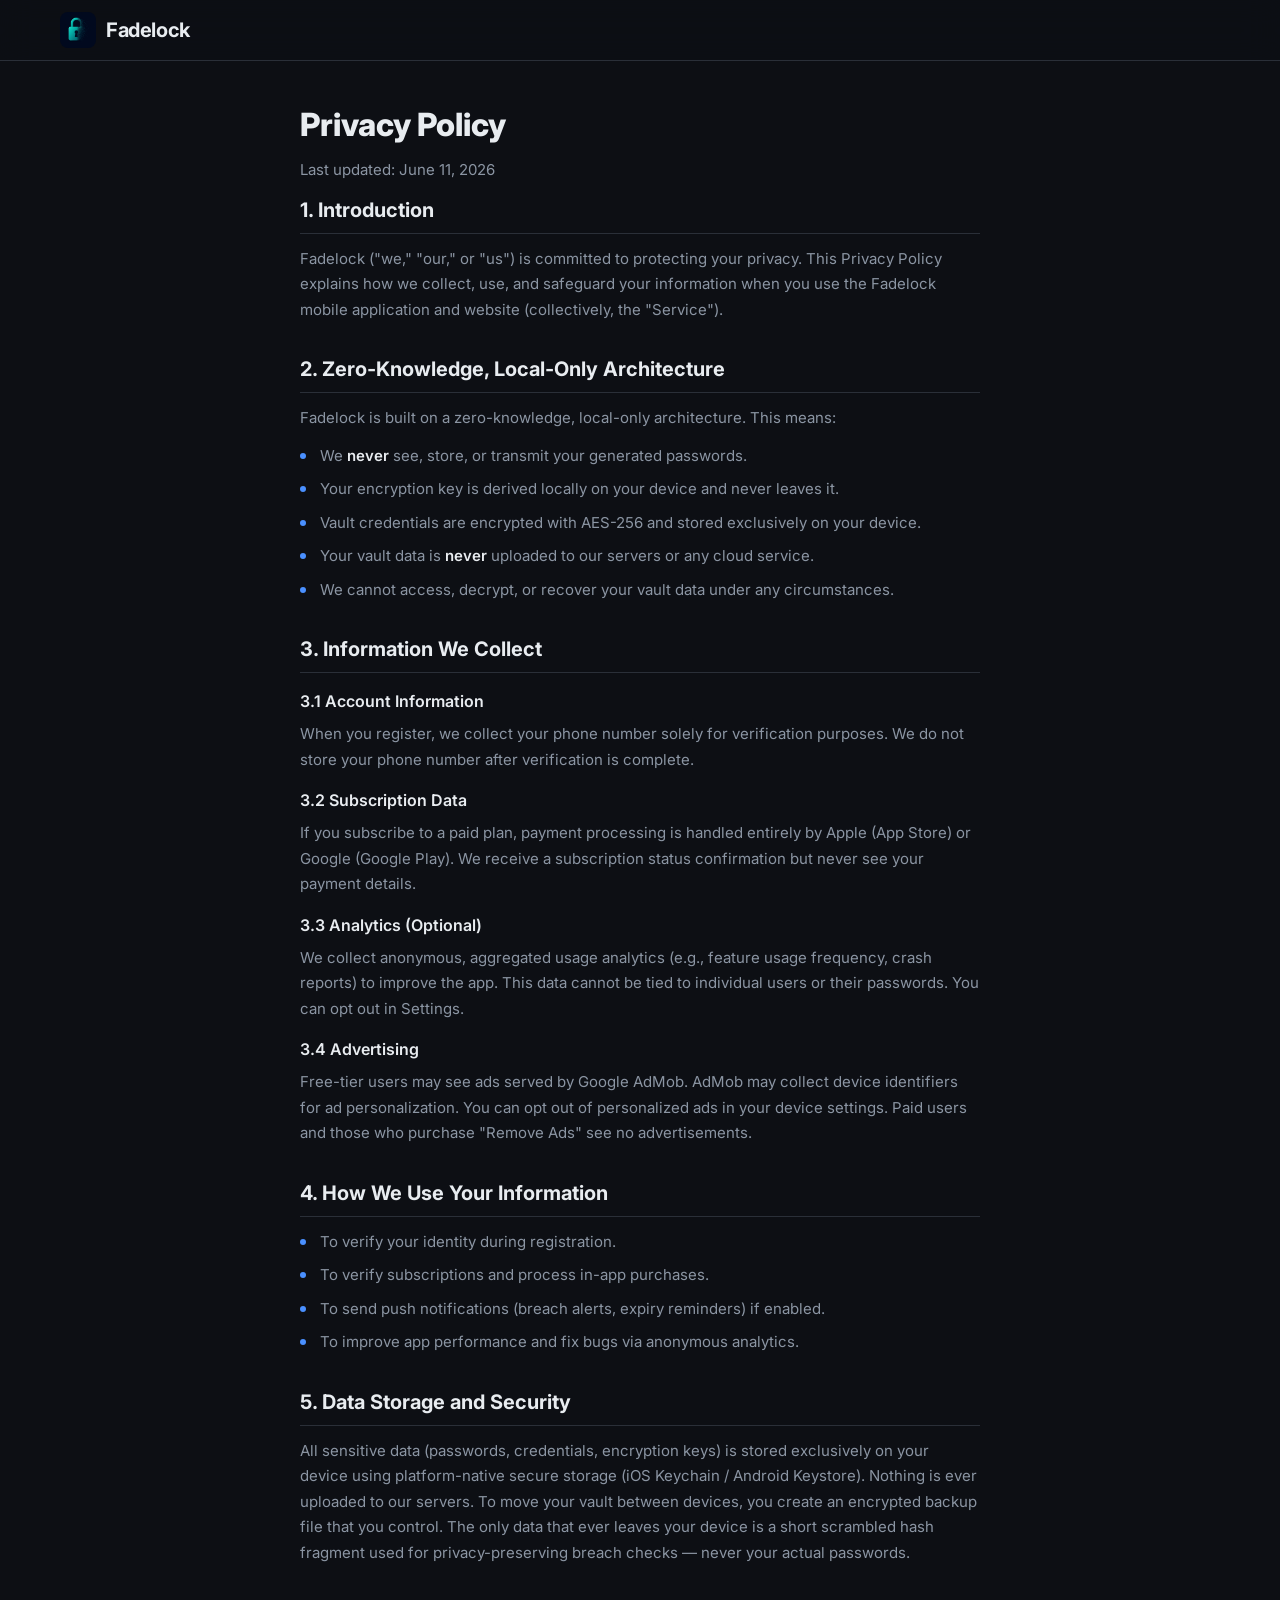
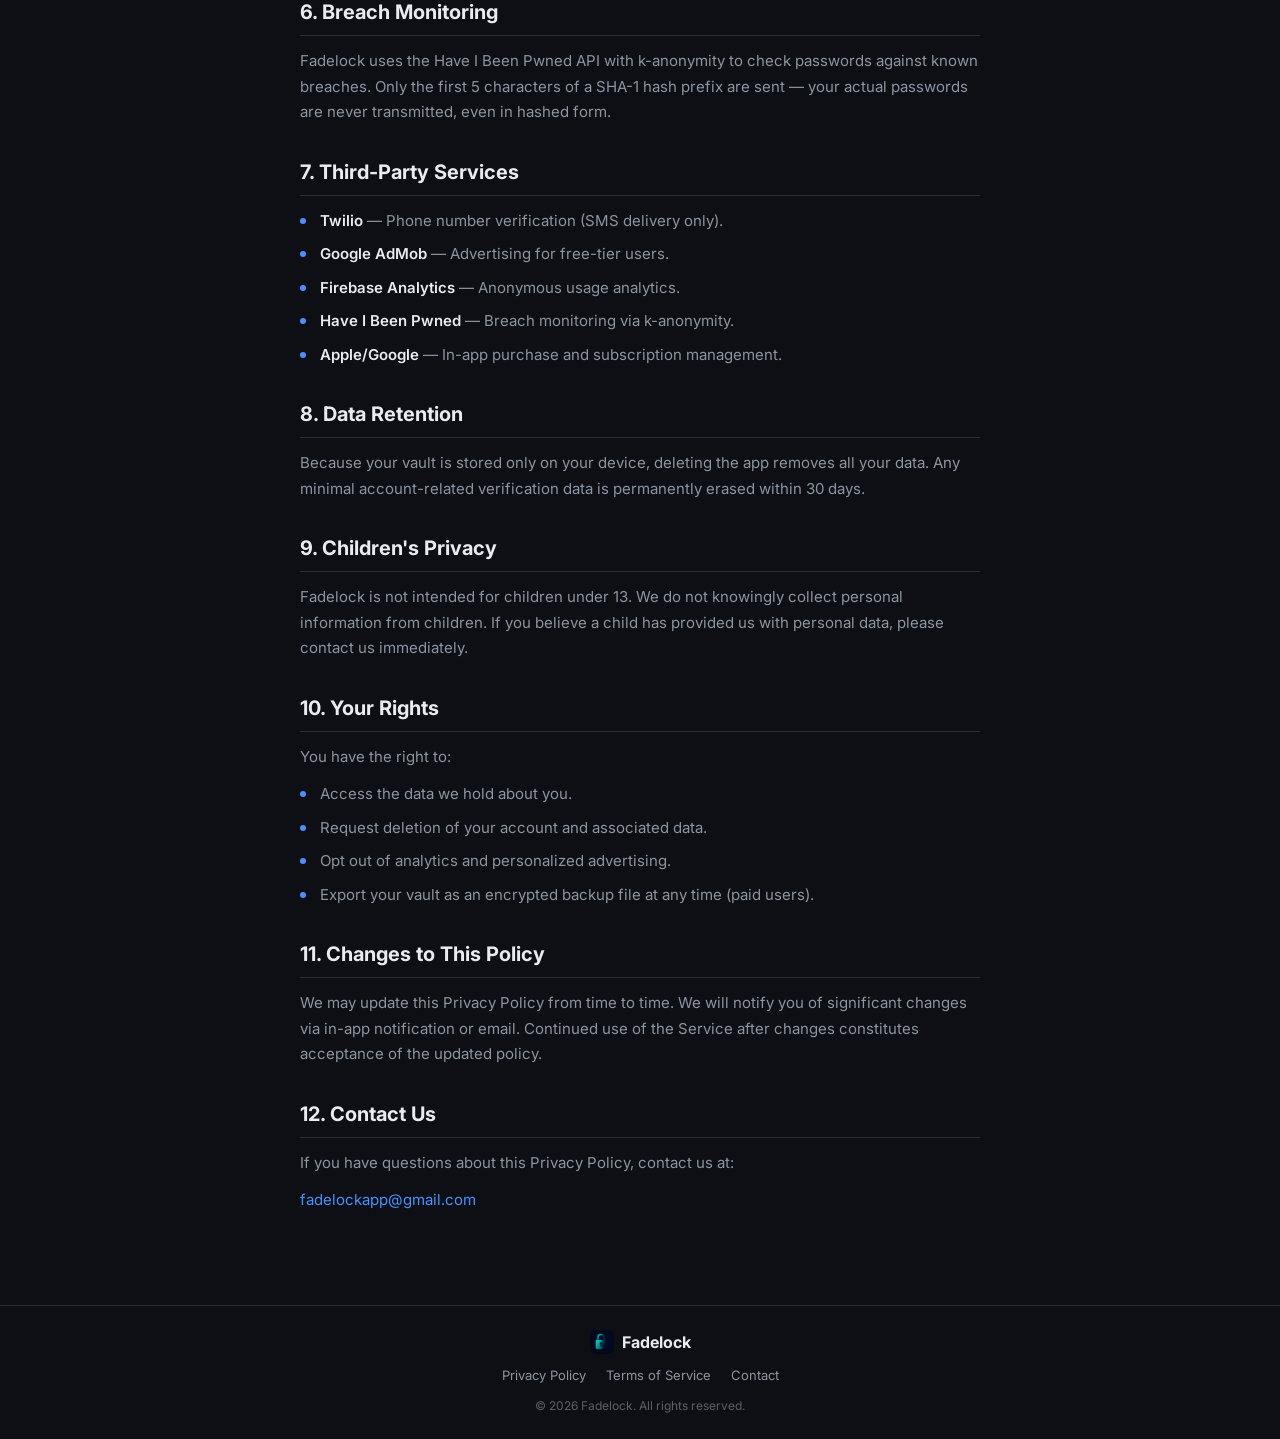
<file: privacy.html>
<!DOCTYPE html>
<html lang="en">
<head>
<meta charset="UTF-8">
<meta name="viewport" content="width=device-width, initial-scale=1.0">
<title>Privacy Policy — Fadelock</title>
<meta name="description" content="Fadelock Privacy Policy. Learn how we protect your data with zero-knowledge, local-only architecture.">
<meta name="theme-color" content="#0D0F14">
<link rel="icon" type="image/x-icon" href="favicon.ico">
<link rel="icon" type="image/png" sizes="32x32" href="favicon-32x32.png">
<link rel="apple-touch-icon" sizes="180x180" href="apple-touch-icon.png">
<link rel="preconnect" href="https://fonts.googleapis.com">
<link rel="preconnect" href="https://fonts.gstatic.com" crossorigin>
<link href="https://fonts.googleapis.com/css2?family=Inter:wght@400;500;600;700;800&display=swap" rel="stylesheet">
<link rel="stylesheet" href="styles.css">
<link rel="stylesheet" href="legal.css">
</head>
<body>
<header class="header">
  <div class="header-inner">
    <div class="header-brand">
      <a href="index.html" class="header-brand-link">
        <img src="icon.png" alt="Fadelock" class="header-logo">
        <span class="header-title">Fadelock</span>
      </a>
    </div>
  </div>
</header>

<main class="legal-page">
  <article class="legal-content">
    <h1>Privacy Policy</h1>
    <p class="legal-updated">Last updated: June 11, 2026</p>

    <section>
      <h2>1. Introduction</h2>
      <p>Fadelock ("we," "our," or "us") is committed to protecting your privacy. This Privacy Policy explains how we collect, use, and safeguard your information when you use the Fadelock mobile application and website (collectively, the "Service").</p>
    </section>

    <section>
      <h2>2. Zero-Knowledge, Local-Only Architecture</h2>
      <p>Fadelock is built on a zero-knowledge, local-only architecture. This means:</p>
      <ul>
        <li>We <strong>never</strong> see, store, or transmit your generated passwords.</li>
        <li>Your encryption key is derived locally on your device and never leaves it.</li>
        <li>Vault credentials are encrypted with AES-256 and stored exclusively on your device.</li>
        <li>Your vault data is <strong>never</strong> uploaded to our servers or any cloud service.</li>
        <li>We cannot access, decrypt, or recover your vault data under any circumstances.</li>
      </ul>
    </section>

    <section>
      <h2>3. Information We Collect</h2>
      <h3>3.1 Account Information</h3>
      <p>When you register, we collect your phone number solely for verification purposes. We do not store your phone number after verification is complete.</p>

      <h3>3.2 Subscription Data</h3>
      <p>If you subscribe to a paid plan, payment processing is handled entirely by Apple (App Store) or Google (Google Play). We receive a subscription status confirmation but never see your payment details.</p>

      <h3>3.3 Analytics (Optional)</h3>
      <p>We collect anonymous, aggregated usage analytics (e.g., feature usage frequency, crash reports) to improve the app. This data cannot be tied to individual users or their passwords. You can opt out in Settings.</p>

      <h3>3.4 Advertising</h3>
      <p>Free-tier users may see ads served by Google AdMob. AdMob may collect device identifiers for ad personalization. You can opt out of personalized ads in your device settings. Paid users and those who purchase "Remove Ads" see no advertisements.</p>
    </section>

    <section>
      <h2>4. How We Use Your Information</h2>
      <ul>
        <li>To verify your identity during registration.</li>
        <li>To verify subscriptions and process in-app purchases.</li>
        <li>To send push notifications (breach alerts, expiry reminders) if enabled.</li>
        <li>To improve app performance and fix bugs via anonymous analytics.</li>
      </ul>
    </section>

    <section>
      <h2>5. Data Storage and Security</h2>
      <p>All sensitive data (passwords, credentials, encryption keys) is stored exclusively on your device using platform-native secure storage (iOS Keychain / Android Keystore). Nothing is ever uploaded to our servers. To move your vault between devices, you create an encrypted backup file that you control. The only data that ever leaves your device is a short scrambled hash fragment used for privacy-preserving breach checks — never your actual passwords.</p>
    </section>

    <section>
      <h2>6. Breach Monitoring</h2>
      <p>Fadelock uses the Have I Been Pwned API with k-anonymity to check passwords against known breaches. Only the first 5 characters of a SHA-1 hash prefix are sent — your actual passwords are never transmitted, even in hashed form.</p>
    </section>

    <section>
      <h2>7. Third-Party Services</h2>
      <ul>
        <li><strong>Twilio</strong> — Phone number verification (SMS delivery only).</li>
        <li><strong>Google AdMob</strong> — Advertising for free-tier users.</li>
        <li><strong>Firebase Analytics</strong> — Anonymous usage analytics.</li>
        <li><strong>Have I Been Pwned</strong> — Breach monitoring via k-anonymity.</li>
        <li><strong>Apple/Google</strong> — In-app purchase and subscription management.</li>
      </ul>
    </section>

    <section>
      <h2>8. Data Retention</h2>
      <p>Because your vault is stored only on your device, deleting the app removes all your data. Any minimal account-related verification data is permanently erased within 30 days.</p>
    </section>

    <section>
      <h2>9. Children's Privacy</h2>
      <p>Fadelock is not intended for children under 13. We do not knowingly collect personal information from children. If you believe a child has provided us with personal data, please contact us immediately.</p>
    </section>

    <section>
      <h2>10. Your Rights</h2>
      <p>You have the right to:</p>
      <ul>
        <li>Access the data we hold about you.</li>
        <li>Request deletion of your account and associated data.</li>
        <li>Opt out of analytics and personalized advertising.</li>
        <li>Export your vault as an encrypted backup file at any time (paid users).</li>
      </ul>
    </section>

    <section>
      <h2>11. Changes to This Policy</h2>
      <p>We may update this Privacy Policy from time to time. We will notify you of significant changes via in-app notification or email. Continued use of the Service after changes constitutes acceptance of the updated policy.</p>
    </section>

    <section>
      <h2>12. Contact Us</h2>
      <p>If you have questions about this Privacy Policy, contact us at:</p>
      <p><a href="mailto:fadelockapp@gmail.com">fadelockapp@gmail.com</a></p>
    </section>
  </article>
</main>

<footer class="footer">
  <div class="footer-inner">
    <div class="footer-brand">
      <img src="icon.png" alt="Fadelock" class="footer-logo">
      <span>Fadelock</span>
    </div>
    <div class="footer-links">
      <a href="privacy.html">Privacy Policy</a>
      <a href="terms.html">Terms of Service</a>
      <a href="mailto:fadelockapp@gmail.com">Contact</a>
    </div>
    <p class="footer-copy">&copy; 2026 Fadelock. All rights reserved.</p>
  </div>
</footer>
</body>
</html>
</file>
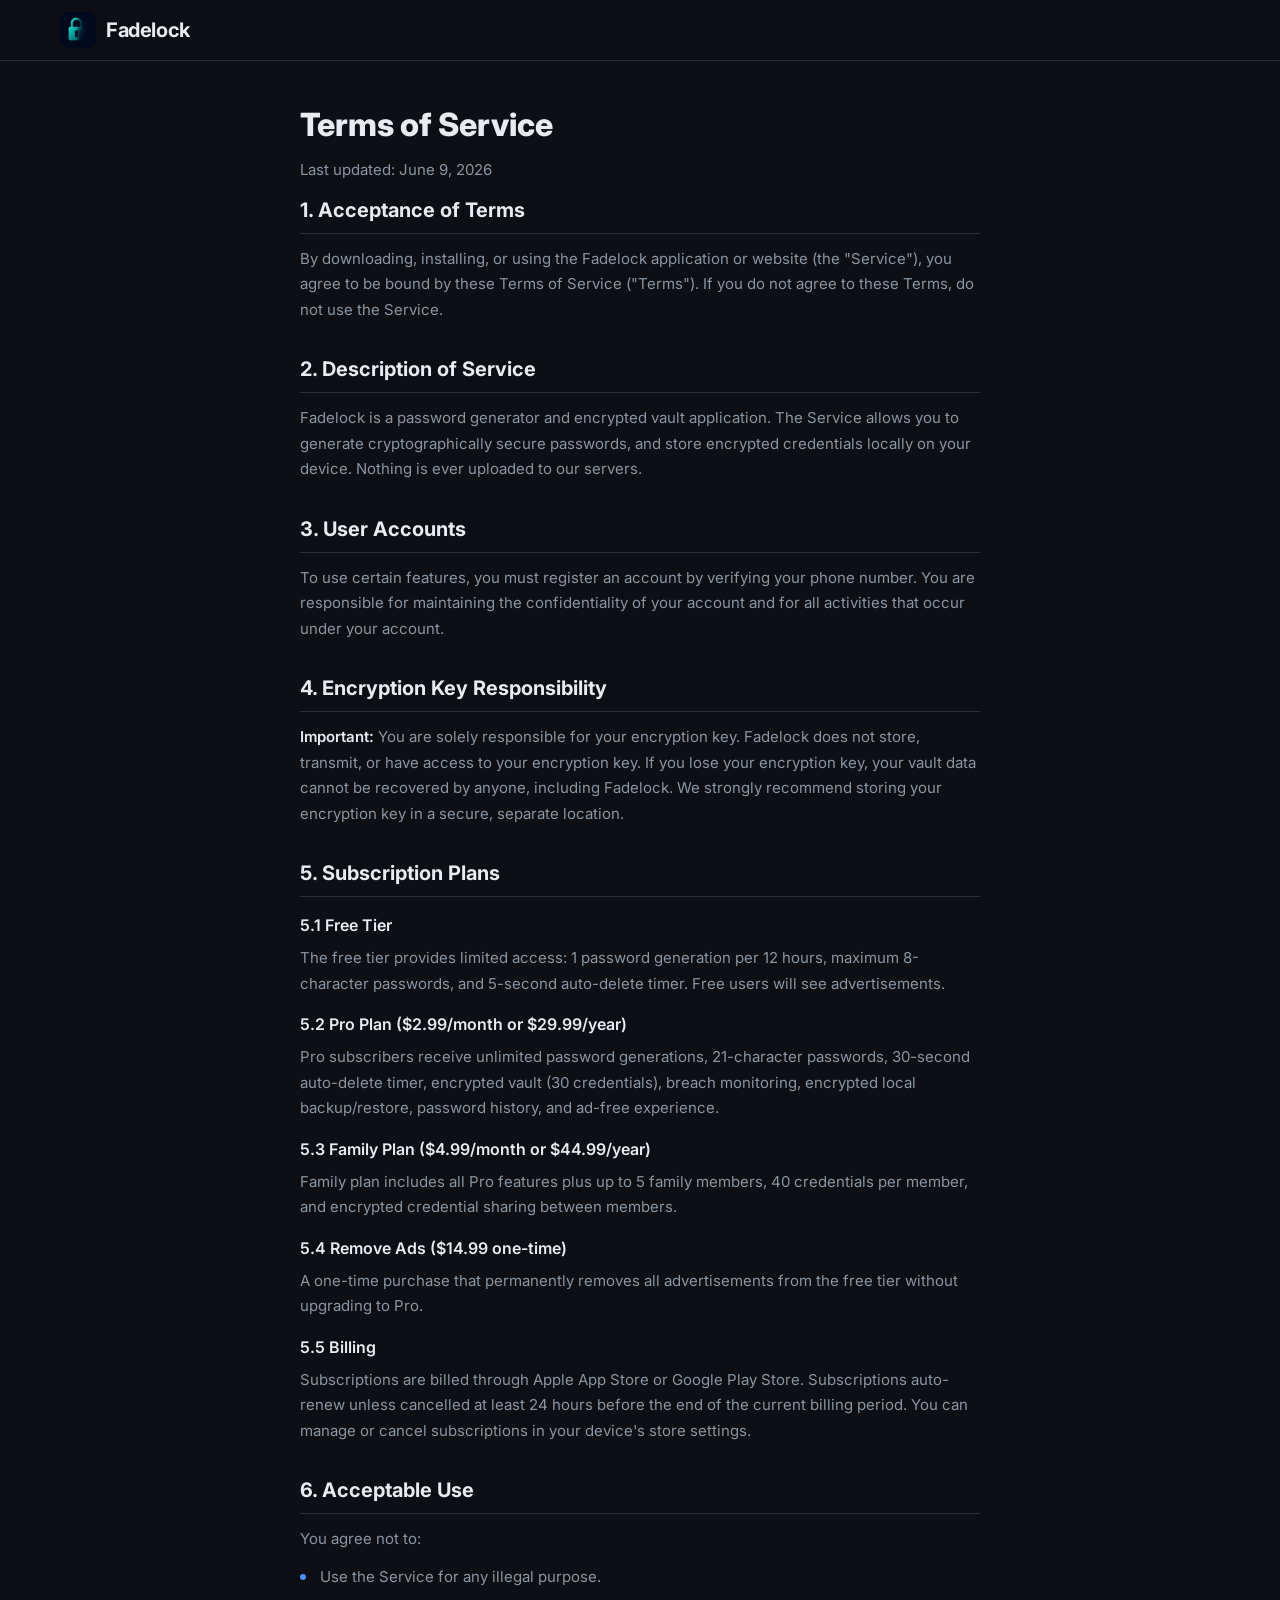
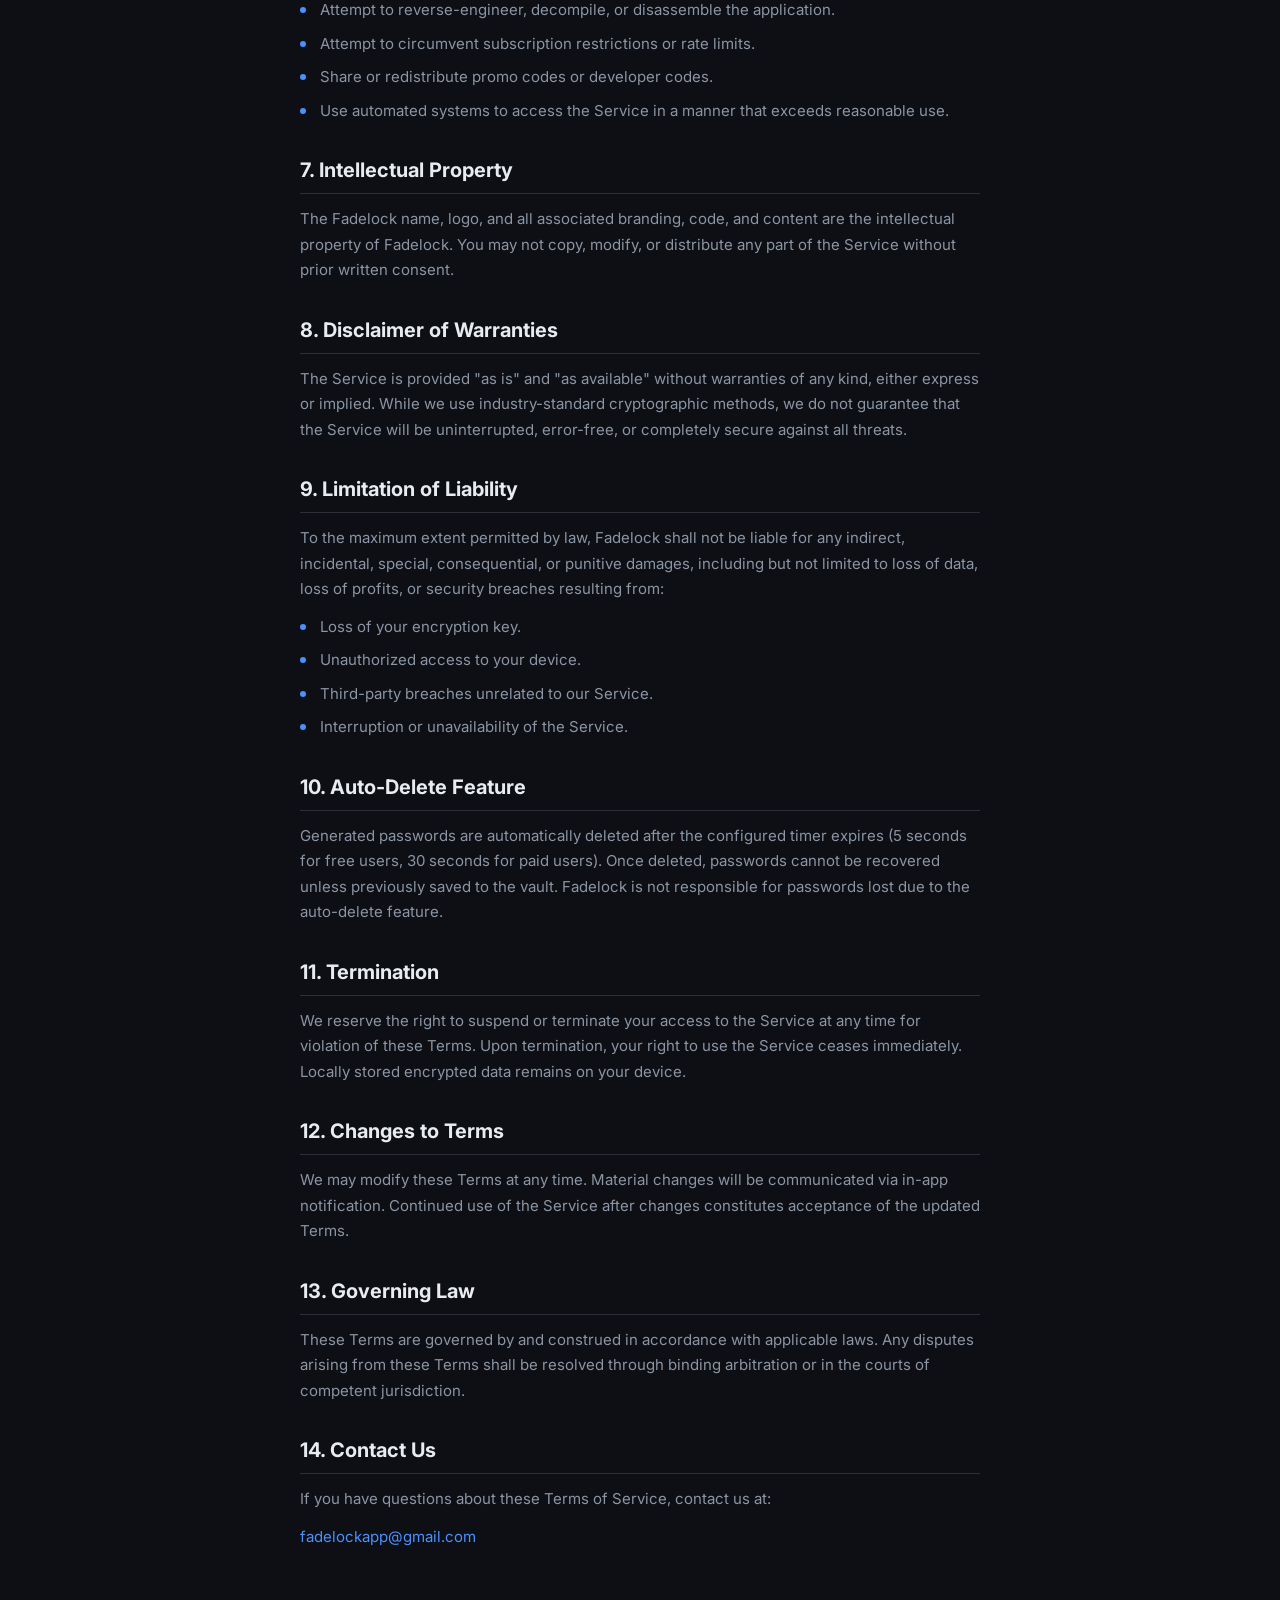
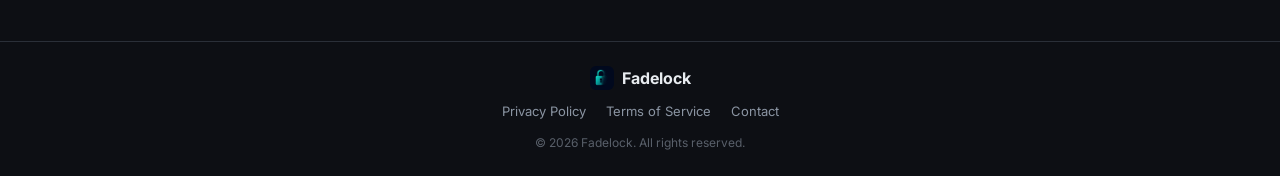
<file: terms.html>
<!DOCTYPE html>
<html lang="en">
<head>
  <meta charset="UTF-8">
  <meta name="viewport" content="width=device-width, initial-scale=1.0">
  <title>Terms of Service — Fadelock</title>
  <meta name="description" content="Fadelock Terms of Service. Read the terms governing your use of the Fadelock password generator and vault.">
  <meta name="theme-color" content="#0D0F14">
  <link rel="icon" type="image/x-icon" href="favicon.ico">
  <link rel="icon" type="image/png" sizes="32x32" href="favicon-32x32.png">
  <link rel="apple-touch-icon" sizes="180x180" href="apple-touch-icon.png">
  <link rel="preconnect" href="https://fonts.googleapis.com">
  <link rel="preconnect" href="https://fonts.gstatic.com" crossorigin>
  <link href="https://fonts.googleapis.com/css2?family=Inter:wght@400;500;600;700;800&display=swap" rel="stylesheet">
  <link rel="stylesheet" href="styles.css">
  <link rel="stylesheet" href="legal.css">
</head>
<body>
  <header class="header">
    <div class="header-inner">
      <div class="header-brand">
        <a href="index.html" class="header-brand-link">
          <img src="icon.png" alt="Fadelock" class="header-logo">
          <span class="header-title">Fadelock</span>
        </a>
      </div>
    </div>
  </header>

  <main class="legal-page">
    <article class="legal-content">
      <h1>Terms of Service</h1>
      <p class="legal-updated">Last updated: June 9, 2026</p>

      <section>
        <h2>1. Acceptance of Terms</h2>
        <p>By downloading, installing, or using the Fadelock application or website (the "Service"), you agree to be bound by these Terms of Service ("Terms"). If you do not agree to these Terms, do not use the Service.</p>
      </section>

      <section>
        <h2>2. Description of Service</h2>
        <p>Fadelock is a password generator and encrypted vault application. The Service allows you to generate cryptographically secure passwords, and store encrypted credentials locally on your device. Nothing is ever uploaded to our servers.</p>
      </section>

      <section>
        <h2>3. User Accounts</h2>
        <p>To use certain features, you must register an account by verifying your phone number. You are responsible for maintaining the confidentiality of your account and for all activities that occur under your account.</p>
      </section>

      <section>
        <h2>4. Encryption Key Responsibility</h2>
        <p><strong>Important:</strong> You are solely responsible for your encryption key. Fadelock does not store, transmit, or have access to your encryption key. If you lose your encryption key, your vault data cannot be recovered by anyone, including Fadelock. We strongly recommend storing your encryption key in a secure, separate location.</p>
      </section>

      <section>
        <h2>5. Subscription Plans</h2>
        <h3>5.1 Free Tier</h3>
        <p>The free tier provides limited access: 1 password generation per 12 hours, maximum 8-character passwords, and 5-second auto-delete timer. Free users will see advertisements.</p>

        <h3>5.2 Pro Plan ($2.99/month or $29.99/year)</h3>
        <p>Pro subscribers receive unlimited password generations, 21-character passwords, 30-second auto-delete timer, encrypted vault (30 credentials), breach monitoring, encrypted local backup/restore, password history, and ad-free experience.</p>

        <h3>5.3 Family Plan ($4.99/month or $44.99/year)</h3>
        <p>Family plan includes all Pro features plus up to 5 family members, 40 credentials per member, and encrypted credential sharing between members.</p>

        <h3>5.4 Remove Ads ($14.99 one-time)</h3>
        <p>A one-time purchase that permanently removes all advertisements from the free tier without upgrading to Pro.</p>

        <h3>5.5 Billing</h3>
        <p>Subscriptions are billed through Apple App Store or Google Play Store. Subscriptions auto-renew unless cancelled at least 24 hours before the end of the current billing period. You can manage or cancel subscriptions in your device's store settings.</p>
      </section>

      <section>
        <h2>6. Acceptable Use</h2>
        <p>You agree not to:</p>
        <ul>
          <li>Use the Service for any illegal purpose.</li>
          <li>Attempt to reverse-engineer, decompile, or disassemble the application.</li>
          <li>Attempt to circumvent subscription restrictions or rate limits.</li>
          <li>Share or redistribute promo codes or developer codes.</li>
          <li>Use automated systems to access the Service in a manner that exceeds reasonable use.</li>
        </ul>
      </section>

      <section>
        <h2>7. Intellectual Property</h2>
        <p>The Fadelock name, logo, and all associated branding, code, and content are the intellectual property of Fadelock. You may not copy, modify, or distribute any part of the Service without prior written consent.</p>
      </section>

      <section>
        <h2>8. Disclaimer of Warranties</h2>
        <p>The Service is provided "as is" and "as available" without warranties of any kind, either express or implied. While we use industry-standard cryptographic methods, we do not guarantee that the Service will be uninterrupted, error-free, or completely secure against all threats.</p>
      </section>

      <section>
        <h2>9. Limitation of Liability</h2>
        <p>To the maximum extent permitted by law, Fadelock shall not be liable for any indirect, incidental, special, consequential, or punitive damages, including but not limited to loss of data, loss of profits, or security breaches resulting from:</p>
        <ul>
          <li>Loss of your encryption key.</li>
          <li>Unauthorized access to your device.</li>
          <li>Third-party breaches unrelated to our Service.</li>
          <li>Interruption or unavailability of the Service.</li>
        </ul>
      </section>

      <section>
        <h2>10. Auto-Delete Feature</h2>
        <p>Generated passwords are automatically deleted after the configured timer expires (5 seconds for free users, 30 seconds for paid users). Once deleted, passwords cannot be recovered unless previously saved to the vault. Fadelock is not responsible for passwords lost due to the auto-delete feature.</p>
      </section>

      <section>
        <h2>11. Termination</h2>
        <p>We reserve the right to suspend or terminate your access to the Service at any time for violation of these Terms. Upon termination, your right to use the Service ceases immediately. Locally stored encrypted data remains on your device.</p>
      </section>

      <section>
        <h2>12. Changes to Terms</h2>
        <p>We may modify these Terms at any time. Material changes will be communicated via in-app notification. Continued use of the Service after changes constitutes acceptance of the updated Terms.</p>
      </section>

      <section>
        <h2>13. Governing Law</h2>
        <p>These Terms are governed by and construed in accordance with applicable laws. Any disputes arising from these Terms shall be resolved through binding arbitration or in the courts of competent jurisdiction.</p>
      </section>

      <section>
        <h2>14. Contact Us</h2>
        <p>If you have questions about these Terms of Service, contact us at:</p>
        <p><a href="mailto:fadelockapp@gmail.com">fadelockapp@gmail.com</a></p>
      </section>
    </article>
  </main>

  <footer class="footer">
    <div class="footer-inner">
      <div class="footer-brand">
        <img src="icon.png" alt="Fadelock" class="footer-logo">
        <span>Fadelock</span>
      </div>
      <div class="footer-links">
        <a href="privacy.html">Privacy Policy</a>
        <a href="terms.html">Terms of Service</a>
        <a href="mailto:fadelockapp@gmail.com">Contact</a>
      </div>
      <p class="footer-copy">&copy; 2026 Fadelock. All rights reserved.</p>
    </div>
  </footer>
</body>
</html>
</file>
<file: styles.css>
/* ============================================
   Fadelock Website — styles.css
   Dark theme matching the mobile app branding
   ============================================ */

:root {
  --bg: #0D0F14;
  --bg-surface: #1A1D24;
  --bg-elevated: #22262E;
  --fg: #E8ECF0;
  --fg-muted: #8B95A3;
  --primary: #4A90FF;
  --primary-hover: #3A7FEE;
  --border: #2A2F38;
  --success: #34D399;
  --warning: #FBBF24;
  --error: #F87171;
  --accent: #A78BFA;
  --cyan: #22D3EE;
  --radius: 16px;
  --radius-sm: 10px;
  --radius-xs: 6px;
  --font: 'Inter', -apple-system, BlinkMacSystemFont, 'Segoe UI', Roboto, sans-serif;
  --max-width: 1200px;
  --transition: 0.2s ease;
}

/* Light theme overrides */
[data-theme="light"] {
  --bg: #F8F9FA;
  --bg-surface: #FFFFFF;
  --bg-elevated: #F0F2F5;
  --fg: #1A1D24;
  --fg-muted: #5F6B7A;
  --primary: #3B7FE8;
  --primary-hover: #2B6FD8;
  --border: #E2E5EA;
  --success: #16A34A;
  --warning: #D97706;
  --error: #DC2626;
  --accent: #7C3AED;
  --cyan: #0891B2;
}

*, *::before, *::after {
  box-sizing: border-box;
  margin: 0;
  padding: 0;
}

/* Smooth theme transition */
body,
.header,
.generator-card,
.password-display,
.feature-card,
.pricing-table,
.toggle-chip,
.store-btn,
.theme-toggle,
.copy-btn,
.footer {
  transition: background-color 0.3s ease, color 0.3s ease, border-color 0.3s ease;
}

html {
  scroll-behavior: smooth;
  font-size: 16px;
  -webkit-font-smoothing: antialiased;
  -moz-osx-font-smoothing: grayscale;
}

body {
  font-family: var(--font);
  background: var(--bg);
  color: var(--fg);
  min-height: 100vh;
  display: flex;
  flex-direction: column;
  line-height: 1.5;
}

/* ============================================
   Header
   ============================================ */

.header {
  position: sticky;
  top: 0;
  z-index: 100;
  background: rgba(13, 15, 20, 0.85);
  backdrop-filter: blur(16px);
  -webkit-backdrop-filter: blur(16px);
  border-bottom: 1px solid var(--border);
}

.header-inner {
  max-width: var(--max-width);
  margin: 0 auto;
  padding: 12px 20px;
  display: flex;
  align-items: center;
  justify-content: space-between;
}

.header-brand {
  display: flex;
  align-items: center;
  gap: 10px;
}

.header-logo {
  width: 36px;
  height: 36px;
  border-radius: 8px;
}

.header-title {
  font-size: 1.25rem;
  font-weight: 700;
  letter-spacing: -0.02em;
}

.header-links {
  display: flex;
  align-items: center;
  gap: 8px;
}

/* Theme Toggle */
.theme-toggle {
  display: flex;
  align-items: center;
  justify-content: center;
  width: 36px;
  height: 36px;
  border-radius: 50%;
  border: 1px solid var(--border);
  background: var(--bg-elevated);
  color: var(--fg-muted);
  cursor: pointer;
  transition: all var(--transition);
  -webkit-tap-highlight-color: transparent;
}

.theme-toggle:hover {
  color: var(--warning);
  border-color: var(--warning);
  background: rgba(251, 191, 36, 0.1);
}

.theme-toggle:active {
  transform: scale(0.9);
}

/* Dark mode: show sun icon, hide moon */
.theme-icon-sun {
  display: block;
}
.theme-icon-moon {
  display: none;
}

/* Light mode: show moon icon, hide sun */
[data-theme="light"] .theme-icon-sun {
  display: none;
}
[data-theme="light"] .theme-icon-moon {
  display: block;
}

.store-btn {
  display: inline-flex;
  align-items: center;
  gap: 6px;
  padding: 8px 14px;
  border-radius: var(--radius-sm);
  font-size: 0.8125rem;
  font-weight: 600;
  text-decoration: none;
  transition: all var(--transition);
}

.apple-btn {
  background: #fff;
  color: #000;
}

.apple-btn:hover {
  background: #e5e5e5;
  transform: translateY(-1px);
}

.google-btn {
  background: var(--primary);
  color: #fff;
}

.google-btn:hover {
  background: var(--primary-hover);
  transform: translateY(-1px);
}

/* ============================================
   Ad Slots
   ============================================ */

.ad-slot {
  display: flex;
  justify-content: center;
  padding: 8px 20px;
}

.ad-slot-top {
  padding-top: 12px;
}

.ad-slot-bottom {
  padding-bottom: 12px;
}

.ad-slot-sidebar {
  display: none;
  flex-shrink: 0;
  align-self: flex-start;
  position: sticky;
  top: 80px;
  width: 160px;
}

.ad-slot-middle {
  display: block;
  padding: 16px 0;
}

/* ============================================
   Hero Section
   ============================================ */

.hero {
  padding: 60px 20px 40px;
  text-align: center;
}

.hero-inner {
  max-width: 640px;
  margin: 0 auto;
}

.hero-badge {
  display: inline-flex;
  align-items: center;
  gap: 6px;
  padding: 6px 14px;
  border-radius: 20px;
  background: rgba(74, 144, 255, 0.1);
  border: 1px solid rgba(74, 144, 255, 0.2);
  color: var(--primary);
  font-size: 0.75rem;
  font-weight: 600;
  margin-bottom: 24px;
}

.hero-title {
  font-size: 3.5rem;
  font-weight: 900;
  letter-spacing: -0.04em;
  line-height: 1.1;
  margin-bottom: 16px;
}

.hero-accent {
  color: var(--success);
}

.hero-subtitle {
  font-size: 1.125rem;
  color: var(--fg-muted);
  line-height: 1.6;
  max-width: 480px;
  margin: 0 auto 32px;
}

.hero-store-buttons {
  display: flex;
  gap: 12px;
  justify-content: center;
  flex-wrap: wrap;
}

.hero-store-btn {
  display: inline-flex;
  align-items: center;
  gap: 10px;
  padding: 12px 20px;
  border-radius: var(--radius-sm);
  background: var(--bg-surface);
  border: 1px solid var(--border);
  color: var(--fg);
  text-decoration: none;
  transition: all var(--transition);
}

.hero-store-btn:hover {
  border-color: var(--primary);
  background: rgba(74, 144, 255, 0.08);
  transform: translateY(-1px);
}

.hero-store-text {
  display: flex;
  flex-direction: column;
  text-align: left;
}

.hero-store-small {
  font-size: 0.6875rem;
  color: var(--fg-muted);
  line-height: 1.2;
}

.hero-store-name {
  font-size: 0.9375rem;
  font-weight: 700;
  line-height: 1.3;
}

/* ============================================
   Main Content
   ============================================ */

.main {
  flex: 1;
  padding: 0 20px 40px;
}

.content-wrapper {
  max-width: var(--max-width);
  margin: 0 auto;
  display: flex;
  gap: 24px;
  justify-content: center;
}

.generator-section {
  flex: 1;
  max-width: 520px;
  min-width: 0;
}

.section-label {
  text-align: center;
  font-size: 0.75rem;
  font-weight: 700;
  letter-spacing: 0.15em;
  color: var(--fg-muted);
  margin-bottom: 16px;
  text-transform: uppercase;
}

/* ============================================
   Generator Card
   ============================================ */

.generator-card {
  background: var(--bg-surface);
  border: 1px solid var(--border);
  border-radius: var(--radius);
  padding: 28px 24px;
}

/* Password Display */

.password-display {
  position: relative;
  background: var(--bg);
  border: 1px solid var(--border);
  border-radius: var(--radius-sm);
  min-height: 72px;
  display: flex;
  align-items: center;
  justify-content: center;
  padding: 16px;
  margin-bottom: 8px;
  overflow: hidden;
}

.password-empty {
  display: flex;
  flex-direction: column;
  align-items: center;
  gap: 8px;
  color: var(--fg-muted);
  font-size: 0.875rem;
  text-align: center;
}

.lock-icon {
  opacity: 0.3;
}

.password-value-wrapper {
  display: flex;
  align-items: center;
  gap: 12px;
  width: 100%;
}

.password-value {
  flex: 1;
  font-family: 'SF Mono', 'Fira Code', 'Cascadia Code', 'Consolas', monospace;
  font-size: 1.5rem;
  font-weight: 600;
  letter-spacing: 0.08em;
  word-break: break-all;
  color: var(--primary);
  text-align: center;
  user-select: all;
  animation: fadeIn 0.3s ease;
}

@keyframes fadeIn {
  from { opacity: 0; transform: scale(0.95); }
  to { opacity: 1; transform: scale(1); }
}

.copy-btn {
  background: var(--bg-elevated);
  border: 1px solid var(--border);
  border-radius: var(--radius-xs);
  padding: 8px;
  cursor: pointer;
  color: var(--fg-muted);
  transition: all var(--transition);
  flex-shrink: 0;
  -webkit-tap-highlight-color: transparent;
  position: relative;
}

.copy-btn:hover {
  color: var(--primary);
  border-color: var(--primary);
  background: rgba(74, 144, 255, 0.1);
}

.copy-btn:active {
  transform: scale(0.92);
}

.copy-btn.copied {
  color: var(--success);
  border-color: var(--success);
  background: rgba(52, 211, 153, 0.1);
  animation: copyPop 0.4s ease;
}

.copy-btn .copy-icon-check {
  display: none;
}

.copy-btn.copied .copy-icon-copy {
  display: none;
}

.copy-btn.copied .copy-icon-check {
  display: block;
}

@keyframes copyPop {
  0% { transform: scale(1); }
  50% { transform: scale(1.2); }
  100% { transform: scale(1); }
}

.copy-toast {
  position: absolute;
  bottom: 8px;
  left: 50%;
  transform: translateX(-50%) translateY(8px);
  background: var(--success);
  color: #000;
  font-size: 0.75rem;
  font-weight: 600;
  padding: 4px 12px;
  border-radius: 20px;
  opacity: 0;
  pointer-events: none;
  transition: all 0.3s ease;
}

.copy-toast.show {
  opacity: 1;
  transform: translateX(-50%) translateY(0);
}

/* Timer Bar */

.timer-bar-container {
  position: relative;
  height: 6px;
  background: var(--bg-elevated);
  border-radius: 3px;
  margin-bottom: 16px;
  overflow: hidden;
}

.timer-bar {
  height: 100%;
  background: linear-gradient(90deg, var(--primary), var(--accent));
  border-radius: 3px;
  width: 100%;
  transition: width 0.1s linear;
}

.timer-text {
  position: absolute;
  right: 0;
  top: 12px;
  font-size: 0.75rem;
  color: var(--fg-muted);
  font-weight: 600;
  font-variant-numeric: tabular-nums;
}

/* Strength Indicator */

.strength-row {
  margin-bottom: 20px;
  opacity: 0;
  transition: opacity 0.3s ease;
}

.strength-row.visible {
  opacity: 1;
}

.strength-inline {
  display: flex;
  align-items: center;
  gap: 12px;
}

.strength-segments {
  display: flex;
  gap: 4px;
  flex: 1;
}

.strength-segment {
  flex: 1;
  height: 5px;
  border-radius: 3px;
  background: var(--bg-elevated);
  transition: background-color 0.3s ease, transform 0.3s ease;
}

.strength-segment.pulse {
  animation: segmentPulse 0.4s ease;
}

@keyframes segmentPulse {
  0% { transform: scaleY(1); }
  50% { transform: scaleY(2); }
  100% { transform: scaleY(1); }
}

.strength-label {
  font-size: 0.75rem;
  font-weight: 600;
  cursor: help;
  position: relative;
  white-space: nowrap;
  min-width: 70px;
  text-align: right;
}

.strength-label[title]:hover::after {
  content: attr(title);
  position: absolute;
  bottom: 120%;
  right: 0;
  background: var(--bg-elevated);
  color: var(--fg-primary);
  padding: 4px 10px;
  border-radius: 6px;
  font-size: 0.7rem;
  font-weight: 500;
  white-space: nowrap;
  pointer-events: none;
  border: 1px solid var(--border);
  box-shadow: 0 2px 8px rgba(0,0,0,0.3);
}

/* Pro badge */
.pro-badge-link {
  display: inline-flex;
  align-items: center;
  gap: 5px;
  text-decoration: none;
  transition: opacity 0.2s ease;
}

.pro-badge-link:hover {
  opacity: 0.8;
}

.pro-badge {
  background: linear-gradient(135deg, #F59E0B, #D97706);
  color: #fff;
  font-size: 0.6rem;
  font-weight: 700;
  padding: 2px 6px;
  border-radius: 4px;
  letter-spacing: 0.5px;
  position: relative;
  overflow: hidden;
}

.pro-badge::after {
  content: '';
  position: absolute;
  top: 0;
  left: -100%;
  width: 100%;
  height: 100%;
  background: linear-gradient(
    90deg,
    transparent,
    rgba(255, 255, 255, 0.3),
    transparent
  );
  animation: shimmer 2.5s infinite;
}

@keyframes shimmer {
  0% { left: -100%; }
  100% { left: 100%; }
}

.pro-badge-text {
  font-size: 0.7rem;
  color: var(--fg-muted);
}

/* Controls */

.control-group {
  margin-bottom: 20px;
}

.control-label-row {
  display: flex;
  justify-content: space-between;
  align-items: center;
  margin-bottom: 10px;
}

.control-label {
  font-size: 0.875rem;
  font-weight: 600;
  color: var(--fg);
}

.length-value {
  font-size: 1.125rem;
  font-weight: 700;
  color: var(--primary);
  font-variant-numeric: tabular-nums;
}

.length-note {
  font-size: 0.75rem;
  color: var(--fg-muted);
}

/* Range Slider */

.length-slider {
  -webkit-appearance: none;
  appearance: none;
  width: 100%;
  height: 6px;
  background: var(--bg-elevated);
  border-radius: 3px;
  outline: none;
  cursor: pointer;
  touch-action: manipulation;
}

.length-slider::-webkit-slider-thumb {
  -webkit-appearance: none;
  appearance: none;
  width: 24px;
  height: 24px;
  border-radius: 50%;
  background: var(--primary);
  cursor: pointer;
  border: 3px solid var(--bg-surface);
  box-shadow: 0 2px 8px rgba(74, 144, 255, 0.3);
  transition: transform var(--transition);
}

.length-slider::-webkit-slider-thumb:hover {
  transform: scale(1.15);
}

.length-slider::-moz-range-thumb {
  width: 24px;
  height: 24px;
  border-radius: 50%;
  background: var(--primary);
  cursor: pointer;
  border: 3px solid var(--bg-surface);
  box-shadow: 0 2px 8px rgba(74, 144, 255, 0.3);
}

/* Toggle Chips */

.toggle-grid {
  display: grid;
  grid-template-columns: repeat(4, 1fr);
  gap: 8px;
}

.toggle-chip {
  padding: 12px 4px;
  border-radius: var(--radius-xs);
  border: 1px solid var(--border);
  background: var(--bg);
  color: var(--fg-muted);
  -webkit-tap-highlight-color: transparent;
  touch-action: manipulation;
  font-size: 0.9375rem;
  font-weight: 600;
  cursor: pointer;
  transition: all var(--transition);
  font-family: 'SF Mono', 'Fira Code', monospace;
  text-align: center;
}

.toggle-chip:hover {
  border-color: var(--primary);
}

.toggle-chip.active {
  background: rgba(74, 144, 255, 0.12);
  border-color: var(--primary);
  color: var(--primary);
}

.toggle-chip:active {
  transform: scale(0.95);
}

/* Strength Preview */

.strength-preview {
  display: flex;
  justify-content: space-between;
  align-items: center;
  margin-bottom: 16px;
  padding: 0 2px;
}

.strength-preview-label {
  font-size: 0.8125rem;
  font-weight: 600;
  color: var(--warning);
}

.strength-preview-time {
  font-size: 0.75rem;
  color: var(--fg-muted);
}

/* Generate Button */

.generate-area {
  margin-top: 4px;
}

.generate-btn {
  width: 100%;
  display: flex;
  align-items: center;
  justify-content: center;
  gap: 10px;
  -webkit-tap-highlight-color: transparent;
  touch-action: manipulation;
  padding: 16px;
  border-radius: var(--radius-sm);
  border: none;
  background: linear-gradient(135deg, var(--primary), #6366F1);
  color: #fff;
  font-size: 1rem;
  font-weight: 700;
  cursor: pointer;
  transition: all var(--transition);
  font-family: var(--font);
  letter-spacing: -0.01em;
}

.generate-btn:hover {
  transform: translateY(-1px);
  box-shadow: 0 8px 24px rgba(74, 144, 255, 0.3);
}

.generate-btn:active {
  transform: scale(0.98);
}

.generate-btn:disabled {
  opacity: 0.5;
  cursor: not-allowed;
  transform: none;
  box-shadow: none;
}

/* Keyboard Hint */

.keyboard-hint {
  text-align: center;
  font-size: 0.75rem;
  color: var(--fg-muted);
  margin-top: 8px;
  opacity: 0.6;
}

.keyboard-hint kbd {
  display: inline-block;
  padding: 2px 6px;
  font-family: inherit;
  font-size: 0.7rem;
  font-weight: 600;
  color: var(--fg);
  background: var(--bg-elevated);
  border: 1px solid var(--border);
  border-radius: 4px;
  box-shadow: 0 1px 2px rgba(0, 0, 0, 0.2);
}

/* Hide keyboard hint on mobile (no keyboard) */
@media (hover: none) {
  .keyboard-hint {
    display: none;
  }
}

/* Cooldown Display */

.cooldown-display {
  display: flex;
  align-items: center;
  gap: 12px;
  padding: 16px;
  background: rgba(251, 191, 36, 0.08);
  border: 1px solid rgba(251, 191, 36, 0.2);
  border-radius: var(--radius-sm);
}

.cooldown-icon {
  color: var(--warning);
  flex-shrink: 0;
}

.cooldown-info {
  display: flex;
  flex-direction: column;
}

.cooldown-label {
  font-size: 0.75rem;
  color: var(--fg-muted);
}

.cooldown-timer {
  font-size: 1.25rem;
  font-weight: 700;
  color: var(--warning);
  font-variant-numeric: tabular-nums;
  letter-spacing: 0.05em;
}

/* ============================================
   Features Section
   ============================================ */

.features-section {
  padding: 60px 20px;
  max-width: var(--max-width);
  margin: 0 auto;
}

.section-title {
  text-align: center;
  font-size: 2rem;
  font-weight: 800;
  letter-spacing: -0.03em;
  margin-bottom: 40px;
}

.features-grid {
  display: grid;
  grid-template-columns: repeat(2, 1fr);
  gap: 16px;
}

.feature-card {
  background: var(--bg-surface);
  border: 1px solid var(--border);
  border-radius: var(--radius);
  padding: 24px;
  transition: border-color var(--transition);
}

.feature-card:hover {
  border-color: var(--primary);
}

.feature-card h3 {
  font-size: 1rem;
  font-weight: 700;
  margin-bottom: 8px;
}

.feature-card p {
  font-size: 0.8125rem;
  color: var(--fg-muted);
  line-height: 1.5;
}

.feature-icon {
  width: 40px;
  height: 40px;
  border-radius: 10px;
  display: flex;
  align-items: center;
  justify-content: center;
  margin-bottom: 14px;
}

.feature-icon-blue { background: rgba(74, 144, 255, 0.12); color: var(--primary); }
.feature-icon-green { background: rgba(52, 211, 153, 0.12); color: var(--success); }
.feature-icon-purple { background: rgba(167, 139, 250, 0.12); color: var(--accent); }
.feature-icon-yellow { background: rgba(251, 191, 36, 0.12); color: var(--warning); }
.feature-icon-red { background: rgba(248, 113, 113, 0.12); color: var(--error); }
.feature-icon-cyan { background: rgba(34, 211, 238, 0.12); color: var(--cyan); }

/* ============================================
   Pricing Section
   ============================================ */

.pricing-section {
  padding: 60px 20px;
  max-width: 800px;
  margin: 0 auto;
}

.pricing-table-wrapper {
  overflow-x: auto;
  border-radius: var(--radius);
  border: 1px solid var(--border);
}

.pricing-table {
  width: 100%;
  border-collapse: collapse;
  font-size: 0.875rem;
}

.pricing-table th,
.pricing-table td {
  padding: 14px 16px;
  text-align: center;
  border-bottom: 1px solid var(--border);
}

.pricing-table th {
  background: var(--bg-surface);
  font-weight: 700;
  font-size: 0.8125rem;
  text-transform: uppercase;
  letter-spacing: 0.05em;
  color: var(--fg-muted);
}

.pricing-feature-col {
  text-align: left !important;
  width: 30%;
}

.pricing-plan-col {
  width: 23.3%;
}

.pricing-highlight {
  color: var(--primary) !important;
}

.pricing-highlight-family {
  color: var(--success) !important;
}

.pricing-price {
  display: block;
  font-size: 0.75rem;
  font-weight: 500;
  opacity: 0.8;
  margin-top: 2px;
}

.pricing-table td {
  color: var(--fg-muted);
}

.pricing-table td:first-child {
  text-align: left;
  color: var(--fg);
  font-weight: 500;
}

.pricing-table tr:last-child td {
  border-bottom: none;
}

.check-mark {
  color: var(--success);
  font-weight: 700;
  font-size: 1.125rem;
}

/* ============================================
   Final CTA
   ============================================ */

.final-cta {
  padding: 60px 20px;
  text-align: center;
}

.cta-title {
  font-size: 2rem;
  font-weight: 800;
  letter-spacing: -0.03em;
  margin-bottom: 12px;
}

.cta-subtitle {
  font-size: 1rem;
  color: var(--fg-muted);
  margin-bottom: 28px;
}

.cta-buttons-final {
  display: flex;
  gap: 12px;
  justify-content: center;
  flex-wrap: wrap;
}

/* ============================================
   Social Proof
   ============================================ */

.social-proof {
  padding: 48px 20px;
  border-top: 1px solid var(--border);
  border-bottom: 1px solid var(--border);
}

.social-proof-inner {
  max-width: var(--max-width);
  margin: 0 auto;
  display: flex;
  justify-content: center;
  gap: 48px;
  flex-wrap: wrap;
}

.proof-stat {
  display: flex;
  flex-direction: column;
  align-items: center;
  gap: 4px;
}

.proof-number {
  font-size: 2rem;
  font-weight: 800;
  color: var(--primary);
  letter-spacing: -0.02em;
}

.proof-stat:nth-child(3) .proof-number {
  color: var(--success);
}

.proof-label {
  font-size: 0.875rem;
  color: var(--fg-muted);
  text-align: center;
}

/* ============================================
   Testimonials Section
   ============================================ */

.testimonials-section {
  padding: 60px 20px;
  max-width: 900px;
  margin: 0 auto;
}

.testimonials-grid {
  display: grid;
  grid-template-columns: repeat(3, 1fr);
  gap: 20px;
  margin-top: 32px;
}

.testimonial-card {
  background: var(--bg-surface);
  border: 1px solid var(--border);
  border-radius: var(--radius);
  padding: 24px;
  display: flex;
  flex-direction: column;
  gap: 16px;
  transition: transform var(--transition), box-shadow var(--transition), border-color var(--transition);
}

.testimonial-card:hover {
  transform: translateY(-2px);
  box-shadow: 0 8px 24px rgba(0, 0, 0, 0.2);
  border-color: var(--primary);
}

.testimonial-stars {
  color: var(--warning);
  font-size: 1.1rem;
  letter-spacing: 2px;
}

.testimonial-quote {
  font-size: 0.875rem;
  line-height: 1.6;
  color: var(--fg);
  font-style: italic;
  flex: 1;
}

.testimonial-author {
  display: flex;
  align-items: center;
  gap: 12px;
  padding-top: 12px;
  border-top: 1px solid var(--border);
}

.testimonial-avatar {
  width: 40px;
  height: 40px;
  border-radius: 50%;
  background: linear-gradient(135deg, var(--primary), var(--accent));
  display: flex;
  align-items: center;
  justify-content: center;
  font-size: 0.8rem;
  font-weight: 700;
  color: #fff;
  flex-shrink: 0;
}

.testimonial-info {
  display: flex;
  flex-direction: column;
  gap: 2px;
}

.testimonial-name {
  font-size: 0.875rem;
  font-weight: 600;
  color: var(--fg);
}

.testimonial-role {
  font-size: 0.75rem;
  color: var(--fg-muted);
}

/* ============================================
   FAQ Section
   ============================================ */

.faq-section {
  padding: 60px 20px;
  max-width: 720px;
  margin: 0 auto;
}

.faq-list {
  display: flex;
  flex-direction: column;
  gap: 8px;
  margin-top: 32px;
}

.faq-item {
  background: var(--bg-surface);
  border: 1px solid var(--border);
  border-radius: var(--radius-sm);
  overflow: hidden;
  transition: border-color var(--transition);
}

.faq-item[open] {
  border-color: var(--primary);
}

.faq-question {
  padding: 16px 20px;
  font-weight: 600;
  font-size: 0.9375rem;
  color: var(--fg);
  cursor: pointer;
  list-style: none;
  display: flex;
  align-items: center;
  justify-content: space-between;
  gap: 12px;
  transition: color var(--transition);
  -webkit-tap-highlight-color: transparent;
}

.faq-question::-webkit-details-marker {
  display: none;
}

.faq-question::after {
  content: "+";
  font-size: 1.25rem;
  font-weight: 300;
  color: var(--fg-muted);
  transition: transform 0.3s ease;
  flex-shrink: 0;
}

.faq-item[open] .faq-question::after {
  content: "\2212";
  color: var(--primary);
}

.faq-question:hover {
  color: var(--primary);
}

.faq-answer {
  padding: 0 20px 16px;
  font-size: 0.875rem;
  color: var(--fg-muted);
  line-height: 1.7;
}

/* ============================================
   Footer
   ============================================ */

.footer {
  border-top: 1px solid var(--border);
  padding: 24px 20px;
}

.footer-inner {
  max-width: var(--max-width);
  margin: 0 auto;
  display: flex;
  flex-direction: column;
  align-items: center;
  gap: 12px;
}

.footer-brand {
  display: flex;
  align-items: center;
  gap: 8px;
  font-weight: 700;
}

.footer-logo {
  width: 24px;
  height: 24px;
  border-radius: 6px;
}

.footer-links {
  display: flex;
  gap: 20px;
}

.footer-links a {
  color: var(--fg-muted);
  font-size: 0.8125rem;
  text-decoration: none;
  transition: color var(--transition);
}

.footer-links a:hover {
  color: var(--primary);
}

.footer-copy {
  font-size: 0.75rem;
  color: var(--fg-muted);
  opacity: 0.6;
}

/* ============================================
   Desktop (>= 1024px)
   ============================================ */

@media (min-width: 1024px) {
  .ad-slot-sidebar {
    display: flex;
  }

  .ad-slot-middle {
    display: none;
  }

  .generator-card {
    padding: 36px 32px;
  }

  .features-grid {
    grid-template-columns: repeat(3, 1fr);
  }
}

/* ============================================
   Tablet (768px - 1023px)
   ============================================ */

@media (min-width: 768px) and (max-width: 1023px) {
  .features-grid {
    grid-template-columns: repeat(2, 1fr);
  }

  .testimonials-grid {
    grid-template-columns: repeat(2, 1fr);
  }

  .testimonials-grid .testimonial-card:last-child {
    grid-column: 1 / -1;
    max-width: 400px;
    margin: 0 auto;
  }
}

/* ============================================
   Mobile (< 768px)
   ============================================ */

@media (max-width: 767px) {
  .header-inner {
    padding: 10px 16px;
  }

  .store-btn span {
    display: none;
  }

  .store-btn {
    padding: 8px;
  }

  .hero {
    padding: 40px 16px 24px;
  }

  .hero-title {
    font-size: 2.5rem;
  }

  .hero-subtitle {
    font-size: 1rem;
  }

  .hero-store-buttons {
    flex-direction: column;
    align-items: center;
  }

  .hero-store-btn {
    width: 100%;
    max-width: 280px;
    justify-content: center;
  }

  .main {
    padding: 0 16px 24px;
  }

  .generator-card {
    padding: 20px 16px;
    border-radius: 12px;
  }

  .password-value {
    font-size: 1.125rem;
  }

  .toggle-grid {
    grid-template-columns: repeat(4, 1fr);
    gap: 6px;
  }

  /* Strength segments - slightly taller for touch visibility */
  .strength-segment {
    height: 6px;
  }

  .strength-inline {
    gap: 10px;
  }

  .strength-label {
    font-size: 0.7rem;
    min-width: 60px;
  }

  /* Pro badge - ensure touch target is large enough */
  .pro-badge-link {
    padding: 4px 2px;
    -webkit-tap-highlight-color: transparent;
  }

  .pro-badge {
    font-size: 0.55rem;
    padding: 2px 5px;
  }

  .pro-badge-text {
    font-size: 0.65rem;
  }

  /* Tooltip on mobile - show on tap via :active */
  .strength-label[title]:active::after {
    content: attr(title);
    position: absolute;
    bottom: 120%;
    right: 0;
    background: var(--bg-elevated);
    color: var(--fg);
    padding: 4px 10px;
    border-radius: 6px;
    font-size: 0.7rem;
    font-weight: 500;
    white-space: nowrap;
    pointer-events: none;
    border: 1px solid var(--border);
    box-shadow: 0 2px 8px rgba(0,0,0,0.3);
  }

  .features-section {
    padding: 40px 16px;
  }

  .features-grid {
    grid-template-columns: 1fr;
  }

  .section-title {
    font-size: 1.5rem;
  }

  .pricing-section {
    padding: 40px 16px;
  }

  .pricing-table th,
  .pricing-table td {
    padding: 10px 8px;
    font-size: 0.75rem;
  }

  .final-cta {
    padding: 40px 16px;
  }

  .cta-title {
    font-size: 1.5rem;
  }

  .cta-buttons-final {
    flex-direction: column;
    align-items: center;
  }

  .social-proof-inner {
    gap: 24px;
  }

  .proof-number {
    font-size: 1.5rem;
  }

  .proof-label {
    font-size: 0.75rem;
  }

  .testimonials-section {
    padding: 40px 16px;
  }

  .testimonials-grid {
    grid-template-columns: 1fr;
    gap: 16px;
  }

  .testimonial-card {
    padding: 20px;
  }

  .testimonial-quote {
    font-size: 0.8125rem;
  }

  .faq-section {
    padding: 40px 16px;
  }

  .faq-question {
    padding: 14px 16px;
    font-size: 0.875rem;
  }

  .faq-answer {
    padding: 0 16px 14px;
    font-size: 0.8125rem;
  }

  .ad-slot-middle {
    display: block;
  }
}

/* ============================================
   Animations
   ============================================ */

@keyframes pulse {
  0%, 100% { opacity: 1; }
  50% { opacity: 0.6; }
}

@keyframes fadeUp {
  from {
    opacity: 0;
    transform: translateY(24px);
  }
  to {
    opacity: 1;
    transform: translateY(0);
  }
}

.testimonial-card {
  opacity: 0;
  transform: translateY(24px);
}

.testimonial-card.visible {
  animation: fadeUp 0.5s ease forwards;
}

.testimonial-card.visible:nth-child(2) {
  animation-delay: 0.12s;
}

.testimonial-card.visible:nth-child(3) {
  animation-delay: 0.24s;
}

.generating {
  animation: pulse 0.6s ease-in-out;
}

/* Selection color */
::selection {
  background: rgba(74, 144, 255, 0.3);
  color: var(--fg);
}

/* Scrollbar */
::-webkit-scrollbar {
  width: 6px;
}

::-webkit-scrollbar-track {
  background: var(--bg);
}

::-webkit-scrollbar-thumb {
  background: var(--border);
  border-radius: 3px;
}

::-webkit-scrollbar-thumb:hover {
  background: var(--fg-muted);
}
</file>
<file: legal.css>
/* ============================================
   Legal Pages (Privacy Policy, Terms of Service)
   ============================================ */

.header-brand-link {
  display: flex;
  align-items: center;
  gap: 10px;
  text-decoration: none;
  color: var(--fg);
}

.legal-page {
  max-width: 720px;
  margin: 0 auto;
  padding: 40px 20px 60px;
}

.legal-content h1 {
  font-size: 2rem;
  font-weight: 800;
  color: var(--fg);
  margin-bottom: 8px;
}

.legal-updated {
  font-size: 0.875rem;
  color: var(--fg-muted);
  margin-bottom: 40px;
}

.legal-content section {
  margin-bottom: 32px;
}

.legal-content h2 {
  font-size: 1.25rem;
  font-weight: 700;
  color: var(--fg);
  margin-bottom: 12px;
  padding-bottom: 8px;
  border-bottom: 1px solid var(--border);
}

.legal-content h3 {
  font-size: 1rem;
  font-weight: 600;
  color: var(--fg);
  margin-top: 16px;
  margin-bottom: 8px;
}

.legal-content p {
  font-size: 0.9375rem;
  line-height: 1.7;
  color: var(--fg-muted);
  margin-bottom: 12px;
}

.legal-content ul {
  list-style: none;
  padding: 0;
  margin: 12px 0;
}

.legal-content ul li {
  position: relative;
  padding-left: 20px;
  font-size: 0.9375rem;
  line-height: 1.7;
  color: var(--fg-muted);
  margin-bottom: 8px;
}

.legal-content ul li::before {
  content: "";
  position: absolute;
  left: 0;
  top: 10px;
  width: 6px;
  height: 6px;
  border-radius: 50%;
  background: var(--primary);
}

.legal-content a {
  color: var(--primary);
  text-decoration: none;
  transition: opacity 0.2s ease;
}

.legal-content a:hover {
  opacity: 0.8;
  text-decoration: underline;
}

.legal-content strong {
  color: var(--fg);
  font-weight: 600;
}

/* Mobile adjustments */
@media (max-width: 767px) {
  .legal-page {
    padding: 24px 16px 40px;
  }

  .legal-content h1 {
    font-size: 1.5rem;
  }

  .legal-content h2 {
    font-size: 1.1rem;
  }

  .legal-content p,
  .legal-content ul li {
    font-size: 0.875rem;
  }
}
</file>
